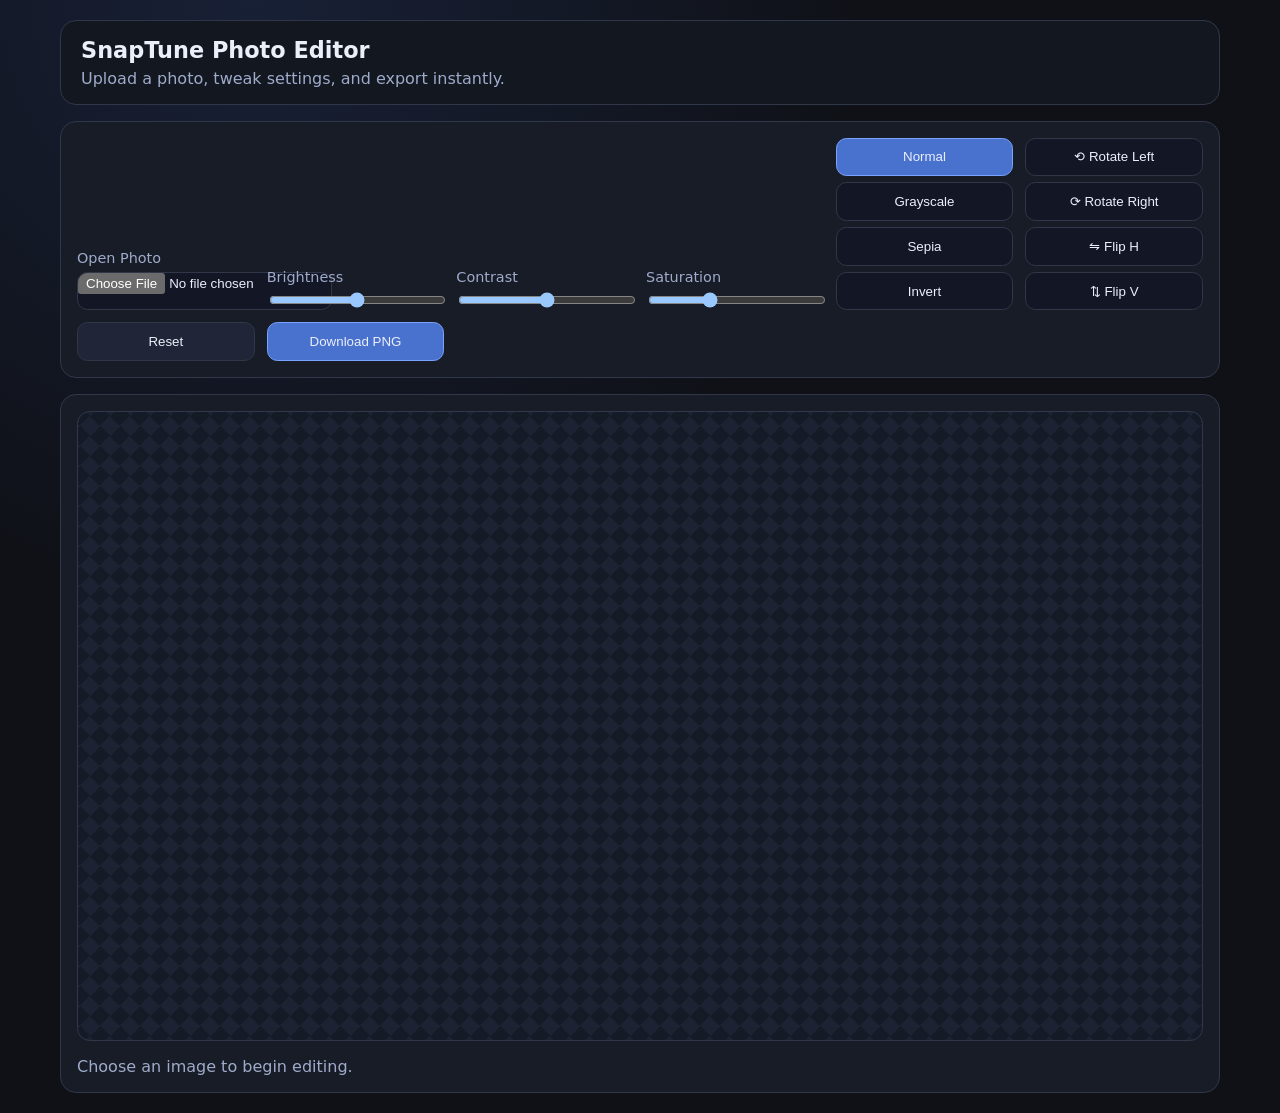
<file: index.html>
<!doctype html>
<html lang="en">
  <head>
    <meta charset="UTF-8" />
    <meta name="viewport" content="width=device-width, initial-scale=1.0" />
    <title>SnapTune Photo Editor</title>
    <link rel="stylesheet" href="styles.css" />
  </head>
  <body>
    <main class="app">
      <header>
        <h1>SnapTune Photo Editor</h1>
        <p>Upload a photo, tweak settings, and export instantly.</p>
      </header>

      <section class="toolbar" aria-label="Editor controls">
        <label class="file-input">
          <span>Open Photo</span>
          <input id="imageInput" type="file" accept="image/*" />
        </label>

        <div class="group">
          <label for="brightness">Brightness</label>
          <input id="brightness" type="range" min="0" max="200" value="100" />
        </div>

        <div class="group">
          <label for="contrast">Contrast</label>
          <input id="contrast" type="range" min="0" max="200" value="100" />
        </div>

        <div class="group">
          <label for="saturate">Saturation</label>
          <input id="saturate" type="range" min="0" max="300" value="100" />
        </div>

        <div class="effects" role="group" aria-label="Effects">
          <button data-effect="none" class="active" type="button">Normal</button>
          <button data-effect="grayscale" type="button">Grayscale</button>
          <button data-effect="sepia" type="button">Sepia</button>
          <button data-effect="invert" type="button">Invert</button>
        </div>

        <div class="actions" role="group" aria-label="Image actions">
          <button id="rotateLeft" type="button">⟲ Rotate Left</button>
          <button id="rotateRight" type="button">⟳ Rotate Right</button>
          <button id="flipHorizontal" type="button">⇋ Flip H</button>
          <button id="flipVertical" type="button">⇅ Flip V</button>
        </div>

        <button id="reset" type="button" class="secondary">Reset</button>
        <button id="download" type="button" class="primary">Download PNG</button>
      </section>

      <section class="canvas-wrap" aria-live="polite">
        <canvas id="editorCanvas" width="1080" height="720"></canvas>
        <p id="status">Choose an image to begin editing.</p>
      </section>
    </main>

    <script src="app.js"></script>
  </body>
</html>
</file>
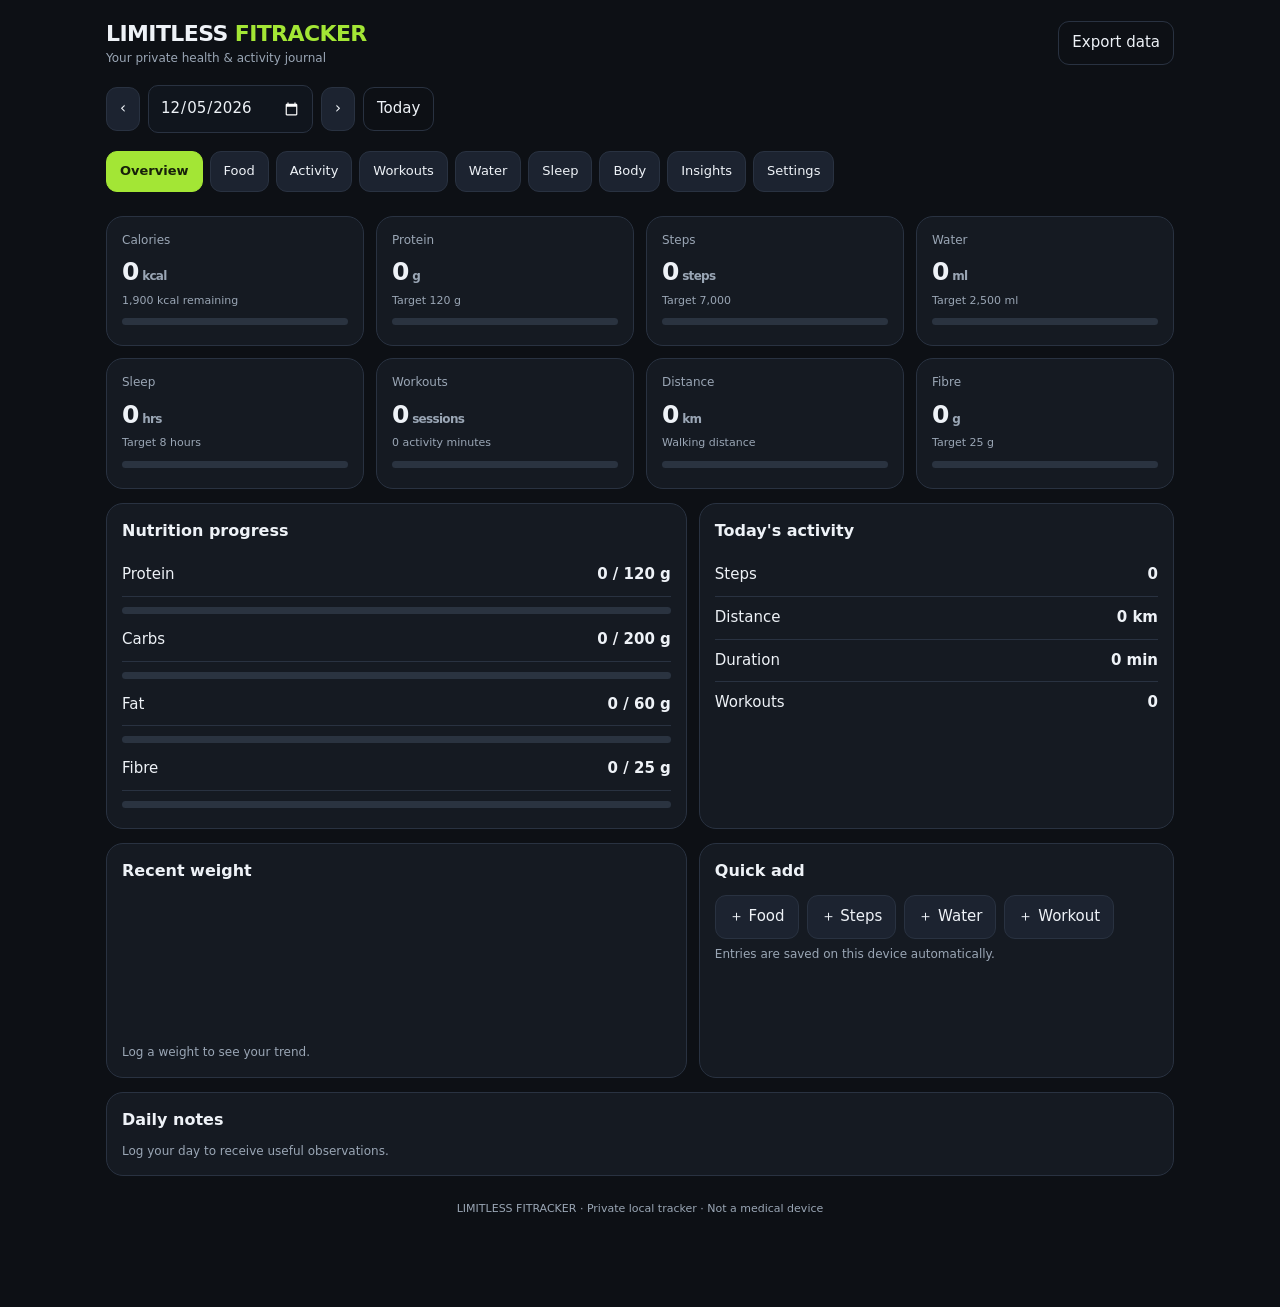
<file: fitness-tracker/index.html>
<!doctype html>
<html lang="en">
<head>
<meta charset="utf-8"><meta name="viewport" content="width=device-width,initial-scale=1,viewport-fit=cover">
<meta name="theme-color" content="#101319"><meta name="description" content="Private personal fitness, nutrition and wellness tracker">
<link rel="manifest" href="./manifest.webmanifest">
<title>Limitless Fitracker</title>
<style>
:root{color-scheme:dark;--bg:#0d1015;--panel:#151a22;--panel2:#1c2330;--line:#293241;--text:#eef2f7;--muted:#9aa6b5;--green:#a3e635;--blue:#67c7f5;--orange:#ffb86b;--red:#ff7b86;--radius:17px}
*{box-sizing:border-box}body{margin:0;background:var(--bg);color:var(--text);font:15px/1.45 system-ui,-apple-system,Segoe UI,sans-serif}button,input,select,textarea{font:inherit}button{cursor:pointer;border:1px solid var(--line);border-radius:11px;padding:10px 13px;background:var(--panel2);color:var(--text)}button.primary{background:var(--green);border-color:var(--green);color:#17200a;font-weight:750}button.ghost{background:transparent}button.danger{color:var(--red)}input,select,textarea{width:100%;background:#10151d;border:1px solid var(--line);border-radius:10px;padding:11px;color:var(--text);min-width:0}label{display:block;color:var(--muted);font-size:12px;margin:0 0 5px}.app{max-width:1100px;margin:auto;padding:18px 16px 90px}.top{display:flex;justify-content:space-between;align-items:center;gap:12px;margin-bottom:18px}.brand{font-size:22px;font-weight:800;letter-spacing:-.6px}.brand span{color:var(--green)}.sub{color:var(--muted);font-size:12px}.datebar{display:flex;align-items:center;gap:8px;margin:12px 0 18px}.datebar input{max-width:165px}.tabs{display:flex;gap:7px;overflow:auto;padding-bottom:12px;margin-bottom:12px}.tabs button{white-space:nowrap;font-size:13px}.tabs button.active{background:var(--green);color:#17200a;border-color:var(--green);font-weight:750}.grid{display:grid;grid-template-columns:repeat(4,minmax(0,1fr));gap:12px}.card{background:var(--panel);border:1px solid var(--line);border-radius:var(--radius);padding:15px;min-width:0}.metric .k{font-size:12px;color:var(--muted)}.metric .v{font-size:25px;font-weight:800;margin:5px 0 2px;letter-spacing:-.7px}.metric .s{font-size:11px;color:var(--muted)}.section{margin-top:14px}.section h2{font-size:16px;margin:0 0 12px}.two{display:grid;grid-template-columns:1.1fr .9fr;gap:12px}.bar{height:7px;background:#2a3340;border-radius:9px;overflow:hidden;margin:10px 0 5px}.bar i{display:block;height:100%;background:var(--green);border-radius:9px}.muted{color:var(--muted)}.small{font-size:12px}.formgrid{display:grid;grid-template-columns:repeat(2,minmax(0,1fr));gap:11px}.formgrid .full{grid-column:1/-1}.actions{display:flex;gap:8px;flex-wrap:wrap;margin-top:13px}.row{display:flex;justify-content:space-between;gap:10px;align-items:center;padding:10px 0;border-bottom:1px solid var(--line)}.row:last-child{border:0}.pill{font-size:11px;color:var(--green);background:#27351b;padding:4px 8px;border-radius:20px}.empty{padding:22px;text-align:center;color:var(--muted);font-size:13px}.insight{border-left:3px solid var(--green);padding:9px 12px;background:#1b2420;border-radius:0 10px 10px 0;margin:9px 0;font-size:13px}.insight.warn{border-color:var(--orange);background:#292319}.chart{width:100%;height:150px;display:block}.hidden{display:none!important}.foodrow{display:grid;grid-template-columns:1fr auto;gap:8px;align-items:center}.foot{color:var(--muted);font-size:11px;text-align:center;margin-top:25px}.hint{font-size:12px;color:var(--muted);margin-top:7px}.inline{display:flex;gap:8px;align-items:center}.inline>*{flex:1}.tablewrap{overflow:auto}canvas{max-width:100%}
@media(max-width:760px){.grid{grid-template-columns:repeat(2,minmax(0,1fr))}.two{grid-template-columns:1fr}.app{padding:14px 12px 90px}.metric .v{font-size:22px}.brand{font-size:20px}}
@media(max-width:390px){.formgrid{grid-template-columns:1fr}.formgrid .full{grid-column:auto}}
</style>
</head>
<body><main class="app">
<header class="top"><div><div class="brand">LIMITLESS <span>FITRACKER</span></div><div class="sub">Your private health & activity journal</div></div><button class="ghost" id="backupBtn">Export data</button></header>
<div class="datebar"><button id="prevDay">‹</button><input type="date" id="day"><button id="nextDay">›</button><button class="ghost" id="todayBtn">Today</button></div>
<nav class="tabs" id="tabs"><button class="active" data-tab="dashboard">Overview</button><button data-tab="food">Food</button><button data-tab="activity">Activity</button><button data-tab="workout">Workouts</button><button data-tab="water">Water</button><button data-tab="sleep">Sleep</button><button data-tab="body">Body</button><button data-tab="insights">Insights</button><button data-tab="settings">Settings</button></nav>
<section id="dashboard" class="page">
<div class="grid" id="metrics"></div>
<div class="two section"><div class="card"><h2>Nutrition progress</h2><div id="macroBars"></div></div><div class="card"><h2>Today's activity</h2><div id="activitySummary"></div></div></div>
<div class="two section"><div class="card"><h2>Recent weight</h2><canvas class="chart" id="weightChart" width="600" height="180"></canvas><div class="small muted" id="weightCaption">Log a weight to see your trend.</div></div><div class="card"><h2>Quick add</h2><div class="actions"><button data-go="food">＋ Food</button><button data-go="activity">＋ Steps</button><button data-go="water">＋ Water</button><button data-go="workout">＋ Workout</button></div><p class="hint">Entries are saved on this device automatically.</p></div></div>
<div class="card section"><h2>Daily notes</h2><div id="dailyInsight"></div></div>
</section>
<section id="food" class="page hidden">
<div class="card"><h2>Log food</h2><form id="foodForm"><div class="formgrid">
<div><label>Meal</label><select id="meal"><option>Breakfast</option><option>Lunch</option><option>Dinner</option><option>Snack</option></select></div>
<div class="full"><label>Food name</label><div class="inline"><input id="foodName" required placeholder="e.g. cooked white rice, boiled egg, Kellogg's Chocos"></div><div id="foodMatches" class="section"></div><p class="hint">Search as you type. Choose a match, then enter the amount in grams, millilitres or pieces. Piece weights are estimated by food type.</p></div>
<div><label>Quantity</label><input id="foodQty" type="number" min="0.1" step="0.1" required placeholder="e.g. 150"></div><div><label>Unit</label><select id="foodUnit" required><option value="" selected disabled>Select unit</option><option value="g">Grams (g)</option><option value="ml">Millilitres (ml)</option><option value="piece">Number (pieces)</option><option value="scoop">Scoop (product-specific)</option></select></div>
<details class="full"><summary class="small muted">Edit nutrition manually (only if lookup is unavailable)</summary><div class="formgrid section">
<div><label>Calories per 100g/ml</label><input id="foodCal" type="number" min="0" step="0.1" required></div>
<div><label>Protein per 100g</label><input id="foodPro" type="number" min="0" step="0.1" value="0"></div>
<div><label>Carbs per 100g</label><input id="foodCarb" type="number" min="0" step="0.1" value="0"></div>
<div><label>Fat per 100g</label><input id="foodFat" type="number" min="0" step="0.1" value="0"></div>
<div><label>Fibre per 100g</label><input id="foodFiber" type="number" min="0" step="0.1" value="0"></div>
</div></details>
</div><div class="actions"><button class="primary" type="submit">Save food entry</button><button type="button" id="clearFood">Clear</button></div><p class="hint">Select the unit for every entry. The tracker will not assume grams or millilitres. Piece counts are converted using an estimated average weight for that food. Generic foods use reference averages; packaged-food results come from Open Food Facts.</p></form></div>
<div class="card section"><h2>Food diary <span class="muted small" id="foodDate"></span></h2><div id="foodList"></div></div>
<div class="card section"><h2>Daily nutrition totals</h2><div id="foodTotals"></div></div>
</section>
<section id="activity" class="page hidden">
<div class="card"><h2>Log daily activity</h2><form id="activityForm"><div class="formgrid"><div><label>Steps</label><input id="steps" type="number" min="0" step="1" placeholder="e.g. 6500"></div><div><label>Walking distance (km)</label><input id="distance" type="number" min="0" step=".01" placeholder="e.g. 3.2"></div><div><label>Walking duration (minutes)</label><input id="walkMinutes" type="number" min="0" placeholder="e.g. 40"></div><div><label>Other activity</label><input id="activityName" placeholder="e.g. Stair climbing"></div><div><label>Other activity duration (minutes)</label><input id="activityMinutes" type="number" min="0"></div></div><div class="actions"><button class="primary">Save activity</button></div></form></div>
<div class="card section"><h2>Activity log</h2><div id="activityList"></div></div></section>
<section id="workout" class="page hidden">
<div class="card"><h2>Log workout</h2><form id="workoutForm"><div class="formgrid"><div><label>Exercise / workout</label><input id="exercise" required placeholder="e.g. Kettlebell goblet squat"></div><div><label>Type</label><select id="workType"><option>Strength</option><option>Walking</option><option>Cardio</option><option>Mobility</option><option>Other</option></select></div><div><label>Sets</label><input id="sets" type="number" min="0"></div><div><label>Repetitions per set</label><input id="reps" type="number" min="0"></div><div><label>Weight (kg)</label><input id="load" type="number" min="0" step=".1"></div><div><label>Duration (minutes)</label><input id="duration" type="number" min="0"></div><div class="full"><label>Notes</label><textarea id="workNotes" rows="2" placeholder="How did it feel?"></textarea></div></div><div class="actions"><button class="primary">Save workout</button></div></form></div>
<div class="card section"><h2>Workout history</h2><div id="workoutList"></div></div></section>
<section id="water" class="page hidden"><div class="card"><h2>Hydration</h2><div class="inline"><div><label>Amount (ml)</label><input id="waterAmount" type="number" min="1" value="250"></div><button class="primary" id="addWater">＋ Add water</button></div><div class="actions"><button data-water="150">+150 ml</button><button data-water="250">+250 ml</button><button data-water="500">+500 ml</button></div><div class="section" id="waterSummary"></div></div><div class="card section"><h2>Water entries</h2><div id="waterList"></div></div></section>
<section id="sleep" class="page hidden"><div class="card"><h2>Log sleep</h2><form id="sleepForm"><div class="formgrid"><div><label>Bedtime</label><input id="bedtime" type="time" required></div><div><label>Wake-up time</label><input id="wake" type="time" required></div><div><label>Sleep quality</label><select id="sleepQuality"><option value="5">5 — Excellent</option><option value="4">4 — Good</option><option value="3" selected>3 — Average</option><option value="2">2 — Poor</option><option value="1">1 — Very poor</option></select></div><div class="full"><label>Notes</label><input id="sleepNotes" placeholder="Optional"></div></div><div class="actions"><button class="primary">Save sleep</button></div></form><div class="hint" id="sleepResult"></div></div><div class="card section"><h2>Sleep record</h2><div id="sleepList"></div></div></section>
<section id="body" class="page hidden"><div class="card"><h2>Body measurements</h2><form id="bodyForm"><div class="formgrid"><div><label>Weight (kg)</label><input id="weight" type="number" min="1" step=".1" placeholder="e.g. 89.5"></div><div><label>Waist (cm)</label><input id="waist" type="number" min="1" step=".1" placeholder="e.g. 88"></div></div><div class="actions"><button class="primary">Save measurements</button></div></form></div><div class="card section"><h2>Measurement history</h2><div id="bodyList"></div></div></section>
<section id="insights" class="page hidden"><div class="card"><h2>Your insights</h2><p class="muted small">Observations are calculated from the information you log. Missing data is not treated as zero.</p><div id="insightList"></div></div><div class="card section"><h2>7-day averages</h2><div id="averages"></div></div></section>
<section id="settings" class="page hidden"><div class="card"><h2>Targets & profile</h2><form id="settingsForm"><div class="formgrid"><div><label>Daily calorie target (kcal)</label><input id="targetCal" type="number" min="500"></div><div><label>Protein target (g)</label><input id="targetProtein" type="number" min="1"></div><div><label>Carbohydrate target (g)</label><input id="targetCarb" type="number" min="1"></div><div><label>Fat target (g)</label><input id="targetFat" type="number" min="1"></div><div><label>Fibre target (g)</label><input id="targetFiber" type="number" min="1"></div><div><label>Steps target</label><input id="targetSteps" type="number" min="1"></div><div><label>Water target (ml)</label><input id="targetWater" type="number" min="1"></div><div><label>Sleep target (hours)</label><input id="targetSleep" type="number" min="1" max="24" step=".5"></div><div><label>Height (cm)</label><input id="height" type="number" min="1"></div><div><label>Weight goal (kg)</label><input id="goalWeight" type="number" min="1" step=".1"></div></div><div class="actions"><button class="primary">Save targets</button></div></form></div>
<div class="card section"><h2>Backup & privacy</h2><p class="small muted">Your entries are stored in this browser on this device. Clearing browser website data may erase them. Export backups regularly. This app does not upload your logs.</p><div class="actions"><button id="exportJson">Download JSON backup</button><button id="exportCsv">Export food CSV</button><label class="ghost" style="display:inline-block;padding:10px;border:1px solid var(--line);border-radius:11px">Import JSON backup<input type="file" id="importFile" accept="application/json" hidden></label><button class="danger" id="clearAll">Delete all local data</button></div></div></section>
<footer class="foot">LIMITLESS FITRACKER · Private local tracker · Not a medical device</footer>
</main>
<script>
const $=id=>document.getElementById(id), today=()=>new Date().toLocaleDateString('en-CA',{timeZone:'Asia/Kolkata'});
const blank=()=>({foods:[],activities:[],workouts:[],water:[],sleep:[],body:[]});
let db=JSON.parse(localStorage.getItem('myfitness-v1')||'null')||{days:{},settings:{cal:1900,protein:120,carb:200,fat:60,fiber:25,steps:7000,water:2500,sleep:8,height:168,goalWeight:80}};
let selected=today();
function save(){localStorage.setItem('myfitness-v1',JSON.stringify(db))}
function day(){return db.days[selected]||(db.days[selected]=blank())}
function fmt(n,d=0){return Number(n||0).toLocaleString('en-IN',{maximumFractionDigits:d})}
function sum(arr,key){return arr.reduce((a,x)=>a+Number(x[key]||0),0)}
function totals(d=day()){return {cal:sum(d.foods,'cal'),protein:sum(d.foods,'protein'),carb:sum(d.foods,'carb'),fat:sum(d.foods,'fat'),fiber:sum(d.foods,'fiber')}}
function addRow(container,main,sub,onDelete){let el=document.createElement('div');el.className='row';let left=document.createElement('div');let b=document.createElement('strong');b.textContent=main;let s=document.createElement('div');s.className='small muted';s.textContent=sub||'';left.append(b,s);let del=document.createElement('button');del.className='danger';del.textContent='Delete';del.onclick=onDelete;el.append(left,del);container.append(el)}
function remove(type,i){if(!confirm('Delete this entry?'))return;day()[type].splice(i,1);save();render()}
function progress(v,t){return Math.min(100,t?Math.round(v/t*100):0)}
function metric(name,value,unit,target,sub){return '<div class="card metric"><div class="k">'+name+'</div><div class="v">'+value+'<span class="small muted"> '+unit+'</span></div><div class="s">'+sub+'</div><div class="bar"><i style="width:'+progress(Number(String(value).replace(/,/g,'')),target)+'%"></i></div></div>'}
function showTab(t){document.querySelectorAll('.page').forEach(x=>x.classList.toggle('hidden',x.id!==t));document.querySelectorAll('.tabs button').forEach(x=>x.classList.toggle('active',x.dataset.tab===t));if(t==='dashboard'||t==='insights')render()}
$('tabs').onclick=e=>{let b=e.target.closest('[data-tab]');if(b)showTab(b.dataset.tab)};
document.querySelectorAll('[data-go]').forEach(b=>b.onclick=()=>showTab(b.dataset.go));
$('day').value=selected;$('day').onchange=e=>{selected=e.target.value||today();render()};$('prevDay').onclick=()=>move(-1);$('nextDay').onclick=()=>move(1);$('todayBtn').onclick=()=>{selected=today();$('day').value=selected;render()};
function move(n){let d=new Date(selected+'T12:00:00');d.setDate(d.getDate()+n);selected=d.toLocaleDateString('en-CA');$('day').value=selected;render()}

const FOOD_DB=[
['Boiled egg','boiled egg',155,12.6,1.1,10.6,0],['Whole egg, raw','raw egg',143,12.6,.7,9.5,0],
['White rice, cooked','cooked white rice',130,2.7,28.2,.3,.4],['White rice, raw','uncooked white rice',365,7.1,80,.7,1.3],
['Chapati / roti','chapati roti',297,9.6,46,7.4,7.5],['Plain dosa','dosa',168,4,27,4.5,1.5],['Idli','idli',58,2,12,.4,.6],
['Plain curd, whole milk','plain curd dahi',61,3.5,4.7,3.3,0],['Whole milk','whole milk',61,3.2,4.8,3.3,0],
['Plain Greek yogurt','plain greek yogurt',97,9,3.9,5,0],['Paneer','paneer',265,18.3,1.2,20.8,0],
['Chicken breast, cooked','cooked chicken breast',165,31,0,3.6,0],['Fish, cooked (generic estimate)','cooked fish',128,26,0,2.7,0],
['Dal / lentils, cooked','cooked lentils dal',116,9,20,.4,7.9],['Sambar','sambar',60,3,8,2,2],
['Oats, dry','dry oats',389,16.9,66.3,6.9,10.6],['Banana','banana',89,1.1,22.8,.3,2.6],
['Apple','apple',52,.3,13.8,.2,2.4],['Orange','orange',47,.9,11.8,.1,2.4],
['Potato, boiled','boiled potato',87,1.9,20.1,.1,1.8],['Peanuts','peanuts',567,25.8,16.1,49.2,8.5],
['Almonds','almonds',579,21.2,21.6,49.9,12.5],['Unsweetened cocoa powder','cocoa powder unsweetened',228,19.6,57.9,13.7,37],['Watermelon','watermelon',30,.6,7.6,.2,.4]
,['Soaked almonds','soaked almonds badam soaked badam',180,6.5,6.5,15.5,3.5]
,['Roasted almonds','roasted almonds badam',607,21,19,54,12]
,['Mixed seeds','mixed seeds seed mix pumpkin sunflower flax chia sesame',540,22,18,44,17]
,['Pumpkin seeds','pumpkin seeds pepitas',559,30,11,49,6]
,['Sunflower seeds','sunflower seeds',584,21,20,51,9]
,['Flax seeds','flax seeds linseed alsi',534,18.3,28.9,42.2,27.3]
,['Chia seeds, dry','chia seeds sabja dry',486,16.5,42.1,30.7,34.4]
,['Sesame seeds','sesame seeds til',573,17.7,23.4,49.7,11.8]
,['Watermelon seeds','watermelon seeds magaj',557,28,15,47,4]
,['Peanut butter','peanut butter',588,25,20,50,6]
,['Cashews','cashew kaju',553,18.2,30.2,43.9,3.3]
,['Walnuts','walnut akhrot',654,15.2,13.7,65.2,6.7]
,['Raisins','raisins kishmish',299,3.1,79.2,.5,3.7]
,['Dates','dates khajoor',282,2.5,75,0.4,8]
,['Poha, cooked','cooked poha avalakki flattened rice',130,2.5,26,2,1.5]
,['Upma, vegetable','vegetable upma rava suji',145,4,22,4.5,2]
,['Pongal, ven pongal','ven pongal khara pongal',160,4.5,25,4.5,2]
,['Pesarattu','pesarattu moong dal dosa',165,8,24,4,3]
,['Appam','appam palappam',120,2.5,23,1.5,1]
,['Puttu','puttu rice puttu',170,3,34,2,2]
,['Medu vada','medu vada ulundu vadai',280,8,30,14,3]
,['Masala dosa','masala dosa potato filling',190,4,29,6,2]
,['Rava idli','rava idli semolina idli',155,4,25,4,1.5]
,['Poori','poori puri fried wheat bread',300,6,40,13,3]
,['Parotta, layered','kerala parotta malabar parotta',330,6,44,14,2]
,['Samosa, vegetable','vegetable samosa aloo samosa',260,5,30,13,3]
,['Pakora, vegetable','vegetable pakora bajji bhajiya',280,6,30,15,4]
,['Lemon rice','lemon rice chitranna nimmakaya annam',165,3,28,5,1.5]
,['Curd rice','curd rice thayir sadam daddojanam',140,3.5,23,3.5,1]
,['Tomato rice','tomato rice tomato bath',160,3,27,4,1.5]
,['Tamarind rice','tamarind rice puliyodarai pulihora',170,3,29,4.5,1.5]
,['Coconut rice','coconut rice',190,3,27,8,2]
,['Vegetable pulao','vegetable pulao veg pulav',155,3.5,26,4,2]
,['Chicken biryani','chicken biryani dum biryani',180,9,22,6,1]
,['Egg biryani','egg biryani',170,6,24,5,1]
,['Fish curry','fish curry meen curry chepala pulusu',115,12,4,5,1]
,['Chicken curry','chicken curry chicken gravy',160,16,4,8,1]
,['Egg curry','egg curry mutta curry',150,8,5,10,1]
,['Sambar rice','sambar rice',125,4,22,2.5,3]
,['Rasam','rasam charu',25,1,4,.5,.5]
,['Dal tadka','dal tadka',135,7,15,5,4]
,['Chana masala','chana masala chole chickpea curry',160,8,22,5,6]
,['Rajma curry','rajma curry kidney beans',140,8,20,3,6]
,['Aloo gobi','aloo gobi potato cauliflower',95,3,12,4,3]
,['Palak paneer','palak paneer spinach cottage cheese',160,8,7,11,3]
,['Paneer butter masala','paneer butter masala',220,9,8,17,1]
,['Vegetable kurma','vegetable kurma korma',130,3,12,8,3]
,['Baingan bharta','baingan bharta brinjal eggplant mash',110,2,10,7,4]
,['Bhindi masala','bhindi masala okra ladyfinger',105,2,9,7,4]
,['Cabbage poriyal','cabbage poriyal cabbage stir fry',85,2,9,4,3]
,['Beans poriyal','beans poriyal green beans stir fry',90,3,10,4,4]
,['Carrot, raw','raw carrot gajar',41,.9,9.6,.2,2.8]
,['Cucumber','cucumber kheera',15,.7,3.6,.1,.5]
,['Tomato, raw','raw tomato tamatar',18,.9,3.9,.2,1.2]
,['Onion, raw','raw onion pyaz',40,1.1,9.3,.1,1.7]
,['Spinach, cooked','cooked spinach palak',23,3.0,3.8,.3,2.4]
,['Broccoli, cooked','cooked broccoli',35,2.4,7.2,.4,3.3]
,['Sweet potato, boiled','boiled sweet potato shakarkandi',86,1.6,20.1,.1,3]
,['Green peas, cooked','cooked green peas matar',84,5.4,15,.4,5.5]
,['Mango','mango aam',60,.8,15,.4,1.6]
,['Papaya','papaya papita',43,.5,10.8,.3,1.7]
,['Guava','guava amrood',68,2.6,14.3,1,5.4]
,['Pomegranate','pomegranate anar',83,1.7,18.7,1.2,4]
,['Pineapple','pineapple ananas',50,.5,13.1,.1,1.4]
,['Grapes','grapes angur',69,.7,18.1,.2,.9]
,['Boiled chickpeas','boiled chickpeas chana kabuli chana',164,8.9,27.4,2.6,7.6]
,['Moong dal, cooked','cooked moong dal green gram',105,7,19,.4,7.6]
,['Rajma, boiled','boiled rajma kidney beans',127,8.7,22.8,.5,6.4]
,['Black chana, boiled','boiled black chana kala chana',164,8.9,27,2.6,7.6]
,['Sprouted moong','sprouted moong green gram sprouts',30,3,6,.2,1.8]
,['Toor dal, cooked','cooked toor dal arhar pigeon pea',120,7,20,1,6]
,['Urad dal, cooked','cooked urad dal black gram',115,7.5,20,.5,7]
,['Besan','besan gram flour chickpea flour',387,22,58,6.7,10.8]
,['Wheat flour, atta','atta whole wheat flour',340,13.2,72,2.5,10.7]
,['Ragi flour','ragi flour finger millet nachni',336,7.3,72,1.5,11.5]
,['Jowar flour','jowar flour sorghum',329,10.4,72,3.1,6.7]
,['Bajra flour','bajra flour pearl millet',361,11,67,5,11]
,['Cooked quinoa','cooked quinoa',120,4.4,21.3,1.9,2.8]
,['Boiled sweet corn','boiled sweet corn makka',96,3.4,21,.8,2.4]
,['Buttermilk','buttermilk chaas majjiga',40,3,4,1,0]
,['Lassi, sweet','sweet lassi',100,3.2,15,2.8,0]
,['Paneer, low fat','low fat paneer',170,24,3,7,0]
,['Tofu','tofu soy paneer',76,8,1.9,4.8,.3]
,['Boiled egg white','egg white boiled',52,10.9,.7,.2,0]
,['Egg yolk, boiled','boiled egg yolk',322,15.9,3.6,26.5,0]
,['Fish, raw','raw fish',100,20,0,2,0]
,['Prawns, cooked','cooked prawns shrimp',99,24,0,.3,0]
,['Mutton, cooked','cooked mutton lamb',250,25,0,16,0]
,['Chicken thigh, cooked','cooked chicken thigh',209,26,0,10.9,0]
,['Boiled sweet potato','boiled sweet potato',86,1.6,20.1,.1,3]
,['Coconut, fresh','fresh coconut nariyal',354,3.3,15.2,33.5,9]
,['Coconut water','coconut water tender coconut',19,.7,3.7,.2,1.1]
,['Jaggery','jaggery gur bellam',383,.4,98,0,0]
,['Idiyappam','idiyappam string hoppers',130,2,28,.2,1]
,['Dhokla','dhokla khaman',160,7,22,5,2]
,['Thepla','thepla methi thepla',250,7,35,9,4]
,['Pav bhaji','pav bhaji',160,4,22,6,3]
,['Vada pav','vada pav',290,6,40,12,4]
,['Mysore pak','mysore pak',520,6,48,34,1]
,['Gulab jamun','gulab jamun',330,5,48,13,.5]
,['Kheer','kheer rice pudding payasam',140,4,22,4,.5]
,['Sooji halwa','sooji halwa rava kesari',300,4,42,13,2]
,['Only What’s Needed 24G Whey Protein Concentrate — Cocoa (33 g scoop)','only whats needed own 24g whey protein concentrate cocoa food pharmer whey protein powder',388.48,72.73,12.18,5.09,1.52,'database']
];
function genericEstimate(q){let n=q.toLowerCase();let pick=(name,cal,p,c,f,fi)=>({name:name+' (generic estimate)',cal,protein:p,carb:c,fat:f,fiber:fi,source:'estimate'});const rules=[[ /soaked almonds|badam soaked/,['Soaked almonds',180,6.5,6.5,15.5,3.5]],[/mixed seeds|seed mix/,['Mixed seeds',540,22,18,44,17]],[/pumpkin seed/,['Pumpkin seeds',559,30,11,49,6]],[/sunflower seed/,['Sunflower seeds',584,21,20,51,9]],[/flax|linseed|alsi/,['Flax seeds',534,18.3,28.9,42.2,27.3]],[/chia seed/,['Chia seeds',486,16.5,42.1,30.7,34.4]],[/sesame|til/,['Sesame seeds',573,17.7,23.4,49.7,11.8]],[/soaked chana/,['Soaked chickpeas',140,7.5,23,2.2,6.5]],[/sprouts|sprouted moong/,['Sprouted moong',30,3,6,.2,1.8]],[/buttermilk|chaas|majjiga/,['Buttermilk',40,3,4,1,0]],[/guava|amrood/,['Guava',68,2.6,14.3,1,5.4]],[/papaya|papita/,['Papaya',43,.5,10.8,.3,1.7]],[/coconut water|tender coconut/,['Coconut water',19,.7,3.7,.2,1.1]],[/poha|avalakki/,['Poha, cooked',130,2.5,26,2,1.5]],[/upma/,['Vegetable upma',145,4,22,4.5,2]],[/pongal/,['Ven pongal',160,4.5,25,4.5,2]],[/pesarattu/,['Pesarattu',165,8,24,4,3]],[/idiyappam/,['Idiyappam',130,2,28,.2,1]],[/dhokla|khaman/,['Dhokla',160,7,22,5,2]],[/thepla/,['Thepla',250,7,35,9,4]],[/pav bhaji/,['Pav bhaji',160,4,22,6,3]],[/chicken biryani/,['Chicken biryani',180,9,22,6,1]],[/egg biryani/,['Egg biryani',170,6,24,5,1]],[/curd rice|thayir sadam|daddojanam/,['Curd rice',140,3.5,23,3.5,1]],[/lemon rice|pulihora|puliyodarai/,['Lemon or tamarind rice',165,3,28,5,1.5]],[/chana masala|chole/,['Chana masala',160,8,22,5,6]],[/rajma/,['Rajma curry',140,8,20,3,6]],[/palak paneer/,['Palak paneer',160,8,7,11,3]],[/bhindi|okra/,['Bhindi masala',105,2,9,7,4]],[/baingan|brinjal/,['Baingan bharta',110,2,10,7,4]],[/cocoa|cacao/,['Unsweetened cocoa powder',228,19.6,57.9,13.7,37]],[/milkshake|shake/,['Milkshake, generic',110,4,16,3,.5]],[/biryani|pulao/,['Cooked biryani / pulao, mixed',170,6,25,5,1.5]],[/fried rice/,['Vegetable fried rice',170,4,28,4.5,1.5]],[/white rice|rice/,['Cooked white rice',130,2.7,28.2,.3,.4]],[/roti|chapati|phulka/,['Chapati / roti',297,9.6,46,7.4,7.5]],[/dosa|uttapam/,['Plain dosa',168,4,27,4.5,1.5]],[/idli/,['Idli',58,2,12,.4,.6]],[/curd|yogurt|dahi/,['Plain whole-milk curd',61,3.5,4.7,3.3,0]],[/paneer/,['Paneer',265,18.3,1.2,20.8,0]],[/chicken|mutton|meat|beef/,['Cooked meat, average',210,27,0,11,0]],[/fish|prawn|shrimp/,['Cooked fish / seafood, average',130,25,0,3,0]],[/dal|lentil|sambar/,['Cooked dal / lentils',116,9,20,.4,7.9]],[/soup|rasam/,['Clear vegetable soup',35,1.5,5,.8,1]],[/salad|vegetable|sabzi|curry/,['Cooked mixed vegetables / curry',85,3,10,3.5,3]],[/banana/,['Banana',89,1.1,22.8,.3,2.6]],[/apple/,['Apple',52,.3,13.8,.2,2.4]],[/orange/,['Orange',47,.9,11.8,.1,2.4]],[/fruit|mango|papaya|grapes|watermelon/,['Mixed fresh fruit',60,.8,15,.3,2]],[/egg/,['Whole egg, cooked',155,12.6,1.1,10.6,0]],[/oats|porridge/,['Cooked oats porridge',71,2.5,12,.5,1.7]],[/bread|toast/,['Bread, average',265,9,49,3.2,2.7]],[/potato/,['Potato, boiled',87,1.9,20.1,.1,1.8]],[/peanut|almond|nut/,['Nuts, average',580,20,20,50,10]]];[[/cocoa|cacao/,['Unsweetened cocoa powder',228,19.6,57.9,13.7,37]],[/milkshake|shake/,['Milkshake, generic',110,4,16,3,0.5]],[/biryani|pulao/,['Cooked biryani / pulao, mixed',170,6,25,5,1.5]],[/fried rice/,['Vegetable fried rice',170,4,28,4.5,1.5]],[/white rice|rice/,['Cooked white rice',130,2.7,28.2,.3,.4]],[/roti|chapati|phulka/,['Chapati / roti',297,9.6,46,7.4,7.5]],[/dosa|uttapam/,['Plain dosa',168,4,27,4.5,1.5]],[/idli/,['Idli',58,2,12,.4,.6]],[/curd|yogurt|dahi/,['Plain whole-milk curd',61,3.5,4.7,3.3,0]],[/paneer/,['Paneer',265,18.3,1.2,20.8,0]],[/chicken|mutton|meat|beef/,['Cooked meat, average',210,27,0,11,0]],[/fish|prawn|shrimp/,['Cooked fish / seafood, average',130,25,0,3,0]],[/dal|lentil|sambar/,['Cooked dal / lentils',116,9,20,.4,7.9]],[/soup|rasam/,['Clear vegetable soup',35,1.5,5,.8,1]],[/salad|vegetable|sabzi|curry/,['Cooked mixed vegetables / curry',85,3,10,3.5,3]],[/banana/,['Banana',89,1.1,22.8,.3,2.6]],[/apple/,['Apple',52,.3,13.8,.2,2.4]],[/orange/,['Orange',47,.9,11.8,.1,2.4]],[/fruit|mango|papaya|grapes|watermelon/,['Mixed fresh fruit',60,.8,15,.3,2]],[/egg/,['Whole egg, cooked',155,12.6,1.1,10.6,0]],[/oats|porridge/,['Cooked oats porridge',71,2.5,12,.5,1.7]],[/bread|toast/,['Bread, average',265,9,49,3.2,2.7]],[/potato/,['Potato, boiled',87,1.9,20.1,.1,1.8]],[/peanut|almond|nut/,['Nuts, average',580,20,20,50,10]]];for(const [re,v] of rules)if(re.test(n))return pick(...v);return pick('Unclassified food — rough mixed-meal estimate',150,5,20,5,2)}
const FOOD_LIBRARY_KEY='myfitness-food-library-v1';
function getFoodLibrary(){try{return JSON.parse(localStorage.getItem(FOOD_LIBRARY_KEY)||'[]')}catch(e){return []}}
function putFoodLibrary(items){localStorage.setItem(FOOD_LIBRARY_KEY,JSON.stringify(items))}
function nutrientValue(n,keys){for(const k of keys){const v=n[k];if(v!==undefined&&v!==null&&v!==''&&Number.isFinite(Number(v)))return Number(v)}return null}
function foodEstimateFor(q){const g=genericEstimate(q);return {cal:g.cal,protein:g.protein,carb:g.carb,fat:g.fat,fiber:g.fiber}}
function completeFoodRecord(item,q){const est=foodEstimateFor(q);const fields=['cal','protein','carb','fat','fiber'];const estimated=[];for(const k of fields){if(item[k]===null||item[k]===undefined||!Number.isFinite(Number(item[k]))){item[k]=est[k];estimated.push(k)}}item.estimatedFields=estimated;return item}
function nutrientStatus(item){const names={cal:'Calories',protein:'Protein',carb:'Carbs',fat:'Fat',fiber:'Fibre'};return Object.entries(names).map(([k,n])=>n+': '+(item.estimatedFields?.includes(k)?'estimated':item[k]===null?'unavailable':'database')).join(' · ')}
let selectedFoodMeta=null;
function showFoodMatches(items,message){const box=$('foodMatches');box.innerHTML='';if(message){let p=document.createElement('p');p.className='hint';p.textContent=message;box.append(p)}items.forEach(item=>{let b=document.createElement('button');b.type='button';b.style.display='block';b.style.width='100%';b.style.textAlign='left';b.style.marginTop='6px';const val=k=>item[k]===null||item[k]===undefined?'—':Number(item[k]).toFixed(1);b.textContent=item.name+' · '+val('cal')+' kcal · P '+val('protein')+'g / C '+val('carb')+'g / F '+val('fat')+'g / Fibre '+val('fiber')+'g per 100g';let meta=document.createElement('div');meta.className='hint';meta.textContent='Source: '+(item.sourceName||item.source||'estimate')+' · '+nutrientStatus(item);b.append(document.createElement('br'),meta);b.onclick=()=>{const selected=completeFoodRecord({...item},item.name);$('foodName').value=item.name;$('foodCal').value=Number(selected.cal||0).toFixed(1);$('foodPro').value=Number(selected.protein||0).toFixed(1);$('foodCarb').value=Number(selected.carb||0).toFixed(1);$('foodFat').value=Number(selected.fat||0).toFixed(1);$('foodFiber').value=Number(selected.fiber||0).toFixed(1);$('foodMatches').innerHTML='';const note=document.createElement('p');note.className='hint';note.textContent='Selected. '+nutrientStatus(selected)+'. This product has been saved to My Foods on this device.';$('foodMatches').append(note);let lib=getFoodLibrary();const key=(selected.code||selected.name).toLowerCase();lib=lib.filter(x=>(x.code||x.name).toLowerCase()!==key);lib.unshift({...selected,savedAt:new Date().toISOString()});putFoodLibrary(lib.slice(0,500));};box.append(b)});if(!items.length){let tip=document.createElement('p');tip.className='hint';tip.textContent='No match found. A food-specific estimate is available, clearly marked as estimated.';box.append(tip)}}
let foodSearchTimer;let foodSearchSeq=0;let remoteFoodSearchTimer=null;let lastRemoteFoodSearch=0;
$('foodName').addEventListener('input',()=>{clearTimeout(foodSearchTimer);let q=$('foodName').value.trim();if(q.length<2){$('foodMatches').innerHTML='';return}foodSearchTimer=setTimeout(()=>{searchFood()},300)});
function searchFood(){let seq=++foodSearchSeq;let q=$('foodName').value.trim();if(!q)return;let norm=x=>String(x||'').toLowerCase().replace(/[^a-z0-9 ]/g,' ').replace(/\\s+/g,' ').trim();let nq=norm(q);const tokens=nq.split(' ').filter(Boolean);let library=getFoodLibrary().filter(x=>tokens.every(w=>norm(x.name+' '+(x.brands||'')).includes(w))).map(x=>({...x,source:'personal library',sourceName:'My Foods'}));let local=FOOD_DB.filter(x=>tokens.every(w=>norm(x[0]+' '+x[1]).split(' ').includes(w))).map(x=>({name:x[0],cal:x[2],protein:x[3],carb:x[4],fat:x[5],fiber:x[6],source:x[7]||'estimate',sourceName:x[7]==='database'?'Curated product record':'Indian food reference',estimatedFields:x[7]==='database'?[]:['cal','protein','carb','fat','fiber']}));showFoodMatches([...library,...local],library.length?'Your saved foods appear first. Searching other sources…':local.length?'Built-in food matches. Searching packaged products…':'Searching packaged products…');clearTimeout(remoteFoodSearchTimer);let wait=Math.max(1500,6500-(Date.now()-lastRemoteFoodSearch));remoteFoodSearchTimer=setTimeout(()=>searchRemoteFood(q,seq,[...library,...local]),wait)}
async function searchRemoteFood(q,seq,local){if(seq!==foodSearchSeq)return;lastRemoteFoodSearch=Date.now();try{let url='https://world.openfoodfacts.org/cgi/search.pl?search_terms='+encodeURIComponent(q)+'&search_simple=1&action=process&json=1&page_size=20&tagtype_0=countries&tag_contains_0=contains&tag_0=India&fields=product_name,brands,nutriments,countries_tags,code,quantity,serving_size';let res=await fetch(url,{headers:{Accept:'application/json'}});if(!res.ok)throw Error('Search unavailable');let data=await res.json();if(seq!==foodSearchSeq)return;let remote=(data.products||[]).filter(p=>p.product_name).map(p=>{let n=p.nutriments||{};const item={name:p.product_name+(p.brands?' — '+p.brands:''),brands:p.brands||'',code:p.code||'',quantity:p.quantity||'',serving_size:p.serving_size||'',cal:nutrientValue(n,['energy-kcal_100g'])??(n.energy_100g!=null?Number(n.energy_100g)/4.184:null),protein:nutrientValue(n,['proteins_100g']),carb:nutrientValue(n,['carbohydrates_100g']),fat:nutrientValue(n,['fat_100g']),fiber:nutrientValue(n,['fiber_100g']),source:'database',sourceName:'Open Food Facts'};return completeFoodRecord(item,q)});const merged=[...local,...remote];const seen=new Set();const matches=merged.filter(x=>{const k=(x.code||x.name).toLowerCase();if(seen.has(k))return false;seen.add(k);return true}).slice(0,24);showFoodMatches(matches.length?matches:[completeFoodRecord({...genericEstimate(q),sourceName:'Food-specific estimate'},q)],matches.length?'Results include available database values; only missing nutrients are estimated. Check product variant and serving basis.':'No packaged-product match. A food-specific estimate is shown.')}catch(err){if(seq!==foodSearchSeq)return;showFoodMatches(local.length?local:[completeFoodRecord({...genericEstimate(q),sourceName:'Food-specific estimate'},q)],local.length?'Online product search is unavailable. Showing saved and built-in matches.':'Online search unavailable. Showing a clearly labelled food-specific estimate.')}}
function pieceWeightGrams(foodName){let n=foodName.toLowerCase();if(/egg/.test(n))return 50;if(/almond/.test(n))return 1.2;if(/cashew/.test(n))return 1.5;if(/walnut/.test(n))return 4;if(/pistachio/.test(n))return .6;if(/idli/.test(n))return 40;if(/dosa/.test(n))return 100;if(/chapati|roti|phulka/.test(n))return 40;if(/banana/.test(n))return 120;if(/apple/.test(n))return 180;if(/orange/.test(n))return 130;if(/dates/.test(n))return 8;if(/raisin|kishmish/.test(n))return 0.5;if(/bread|toast/.test(n))return 30;return 50}
$('foodForm').onsubmit=e=>{e.preventDefault();let entered=+$('foodQty').value,unit=$('foodUnit').value,name=$('foodName').value.trim(),baseQty=unit==='piece'?entered*pieceWeightGrams(name):unit==='scoop'?entered*(/only what.?s needed|own 24g whey/i.test(name)?33:30):entered,q=baseQty/100;day().foods.push({meal:$('meal').value,name,qty:entered,unit,baseQty,cal:(+$('foodCal').value||0)*q,protein:(+$('foodPro').value||0)*q,carb:(+$('foodCarb').value||0)*q,fat:(+$('foodFat').value||0)*q,fiber:(+$('foodFiber').value||0)*q,source:selectedFoodMeta?.source||'manual',sourceName:selectedFoodMeta?.sourceName||'Manual entry',estimatedFields:selectedFoodMeta?.estimatedFields||[]});save();selectedFoodMeta=null;e.target.reset();$('foodUnit').value='';$('foodPro').value=0;$('foodCarb').value=0;$('foodFat').value=0;$('foodFiber').value=0;render()};
$('clearFood').onclick=()=>{$('foodForm').reset()};
$('activityForm').onsubmit=e=>{e.preventDefault();day().activities.push({steps:+$('steps').value||0,distance:+$('distance').value||0,minutes:+$('walkMinutes').value||0,name:$('activityName').value,otherMinutes:+$('activityMinutes').value||0});save();e.target.reset();render()};
$('workoutForm').onsubmit=e=>{e.preventDefault();day().workouts.push({name:$('exercise').value,type:$('workType').value,sets:+$('sets').value||0,reps:+$('reps').value||0,load:+$('load').value||0,duration:+$('duration').value||0,notes:$('workNotes').value});save();e.target.reset();render()};
$('addWater').onclick=()=>{let n=+$('waterAmount').value;if(n>0){day().water.push({ml:n,time:new Date().toLocaleTimeString('en-IN',{hour:'2-digit',minute:'2-digit'})});save();render()}};
document.querySelectorAll('[data-water]').forEach(b=>b.onclick=()=>{day().water.push({ml:+b.dataset.water,time:new Date().toLocaleTimeString('en-IN',{hour:'2-digit',minute:'2-digit'})});save();render()});
$('sleepForm').onsubmit=e=>{e.preventDefault();let a=$('bedtime').value,b=$('wake').value;if(!a||!b)return;let [ah,am]=a.split(':').map(Number),[bh,bm]=b.split(':').map(Number);let h=(bh*60+bm-ah*60-am+1440)%1440/60;day().sleep=[{bed:a,wake:b,hours:h,quality:+$('sleepQuality').value,notes:$('sleepNotes').value}];save();$('sleepResult').textContent='Recorded sleep duration: '+h.toFixed(1)+' hours';render()};
$('bodyForm').onsubmit=e=>{e.preventDefault();let w=$('weight').value,wa=$('waist').value;if(!w&&!wa)return;day().body.push({weight:+w||null,waist:+wa||null});save();e.target.reset();render()};
$('settingsForm').onsubmit=e=>{e.preventDefault();let s=db.settings;[['cal','targetCal'],['protein','targetProtein'],['carb','targetCarb'],['fat','targetFat'],['fiber','targetFiber'],['steps','targetSteps'],['water','targetWater'],['sleep','targetSleep'],['height','height'],['goalWeight','goalWeight']].forEach(([k,id])=>s[k]=+$ (id).value||s[k]);save();render();alert('Targets saved.')};
function render(){let d=day(),s=db.settings,t=totals(d),steps=sum(d.activities,'steps'),dist=sum(d.activities,'distance'),mins=sum(d.activities,'minutes')+sum(d.activities,'otherMinutes'),water=sum(d.water,'ml'),sleep=d.sleep.reduce((a,x)=>a+x.hours,0),wk=d.workouts.length;
$('metrics').innerHTML=metric('Calories',fmt(t.cal),'kcal',s.cal,fmt(s.cal-t.cal)+' kcal remaining')+metric('Protein',fmt(t.protein,1),'g',s.protein,'Target '+s.protein+' g')+metric('Steps',fmt(steps),'steps',s.steps,'Target '+fmt(s.steps))+metric('Water',fmt(water),'ml',s.water,'Target '+fmt(s.water)+' ml')+metric('Sleep',fmt(sleep,1),'hrs',s.sleep,'Target '+s.sleep+' hours')+metric('Workouts',wk,'sessions',1,mins+' activity minutes')+metric('Distance',fmt(dist,2),'km',5,'Walking distance')+metric('Fibre',fmt(t.fiber,1),'g',s.fiber,'Target '+s.fiber+' g');
$('macroBars').innerHTML=[['Protein',t.protein,s.protein],['Carbs',t.carb,s.carb],['Fat',t.fat,s.fat],['Fibre',t.fiber,s.fiber]].map(x=>'<div class="row"><span>'+x[0]+'</span><strong>'+fmt(x[1],1)+' / '+x[2]+' g</strong></div><div class="bar"><i style="width:'+progress(x[1],x[2])+'%"></i></div>').join('');
$('activitySummary').innerHTML='<div class="row"><span>Steps</span><strong>'+fmt(steps)+'</strong></div><div class="row"><span>Distance</span><strong>'+fmt(dist,2)+' km</strong></div><div class="row"><span>Duration</span><strong>'+mins+' min</strong></div><div class="row"><span>Workouts</span><strong>'+wk+'</strong></div>';
$('foodDate').textContent=selected;let fl=$('foodList');fl.innerHTML='';if(!d.foods.length)fl.innerHTML='<div class="empty">No food logged for this date.</div>';d.foods.forEach((x,i)=>addRow(fl,x.name+' · '+x.meal,fmt(x.qty,1)+' '+(x.unit||'g/ml')+(x.unit==='piece'?' ('+fmt(x.baseQty||x.qty*pieceWeightGrams(x.name),1)+' g approx.)':'')+' · '+fmt(x.cal)+' kcal · P '+fmt(x.protein,1)+'g / C '+fmt(x.carb,1)+'g / F '+fmt(x.fat,1)+'g',()=>remove('foods',i)));
$('foodTotals').innerHTML='<div class="grid">'+[['Calories',t.cal,'kcal'],['Protein',t.protein,'g'],['Carbs',t.carb,'g'],['Fat',t.fat,'g'],['Fibre',t.fiber,'g']].map(x=>'<div class="card metric"><div class="k">'+x[0]+'</div><div class="v">'+fmt(x[1],1)+'</div><div class="s">'+x[2]+'</div></div>').join('')+'</div>';
let al=$('activityList');al.innerHTML='';if(!d.activities.length)al.innerHTML='<div class="empty">No activity logged.</div>';d.activities.forEach((x,i)=>addRow(al,fmt(x.steps)+' steps · '+fmt(x.distance,2)+' km',fmt(x.minutes+x.otherMinutes)+' min '+(x.name||'walking'),()=>remove('activities',i)));
let wl=$('workoutList');wl.innerHTML='';if(!d.workouts.length)wl.innerHTML='<div class="empty">No workouts logged.</div>';d.workouts.forEach((x,i)=>addRow(wl,x.name+' · '+x.type,(x.sets?x.sets+' sets × '+x.reps+' reps · ':'')+(x.load?x.load+' kg · ':'')+x.duration+' min '+x.notes,()=>remove('workouts',i)));
$('waterSummary').innerHTML='<div class="v" style="font-size:28px;font-weight:800">'+fmt(water)+' <span class="small muted">/ '+fmt(s.water)+' ml</span></div><div class="bar"><i style="width:'+progress(water,s.water)+'%"></i></div><div class="small muted">'+progress(water,s.water)+'% of daily target</div>';
let wat=$('waterList');wat.innerHTML='';if(!d.water.length)wat.innerHTML='<div class="empty">No water entries.</div>';d.water.forEach((x,i)=>addRow(wat,fmt(x.ml)+' ml',x.time||'',()=>remove('water',i)));
let sl=$('sleepList');sl.innerHTML='';if(!d.sleep.length)sl.innerHTML='<div class="empty">No sleep logged.</div>';d.sleep.forEach((x,i)=>addRow(sl,x.hours.toFixed(1)+' hours · quality '+x.quality+'/5',x.bed+' → '+x.wake+' '+x.notes,()=>remove('sleep',i)));
let bl=$('bodyList');bl.innerHTML='';if(!d.body.length)bl.innerHTML='<div class="empty">No measurements logged.</div>';d.body.forEach((x,i)=>addRow(bl,(x.weight?x.weight+' kg':'')+(x.waist?' · '+x.waist+' cm waist':''),selected,()=>remove('body',i)));
renderInsights();renderWeightChart();$('dailyInsight').innerHTML=insightMessages(d,s).map(x=>'<div class="insight '+(x.warn?'warn':'')+'">'+x.text+'</div>').join('')||'<div class="muted small">Log your day to receive useful observations.</div>';
}
function insightMessages(d,s){let t=totals(d),out=[];if(d.foods.length){if(t.protein<s.protein*.8)out.push({warn:true,text:'Protein is below 80% of your target so far. Consider a protein-rich food in your next meal.'});else if(t.protein>=s.protein)out.push({text:'You have met your protein target today.'});if(t.cal>s.cal*1.1)out.push({warn:true,text:'Logged calories are more than 10% above your current target. Review portions and meal entries; one day does not determine progress.'});else if(t.cal>0&&t.cal<=s.cal)out.push({text:'Your logged calories are currently within your daily target.'})}let steps=sum(d.activities,'steps');if(d.activities.length&&steps<s.steps*.5)out.push({warn:true,text:'Steps are currently below half your target. A short comfortable walk may help, if practical.'});if(d.water.length&&sum(d.water,'ml')<s.water*.5)out.push({warn:true,text:'Water intake is below half your target. Spread water intake across the rest of the day.'});if(d.sleep.length&&d.sleep[0].hours<6)out.push({warn:true,text:'Sleep duration is under six hours. Consider a consistent bedtime and adequate sleep opportunity.'});return out}
function renderInsights(){let dates=Object.keys(db.days).sort().filter(x=>x<=selected).slice(-7),out=[];dates.forEach(date=>{let d=db.days[date];if(d.foods.length)out.push({date,cal:totals(d).cal,protein:totals(d).protein,steps:sum(d.activities,'steps'),water:sum(d.water,'ml'),sleep:d.sleep[0]?.hours||null})});let el=$('insightList');el.innerHTML='';let messages=insightMessages(day(),db.settings);messages.forEach(x=>{let p=document.createElement('div');p.className='insight '+(x.warn?'warn':'');p.textContent=x.text;el.append(p)});if(!messages.length)el.innerHTML='<div class="empty">Not enough entries for daily observations yet. Start logging to build insights.</div>';
let av=$('averages');if(!out.length){av.innerHTML='<div class="empty">Log at least one day of data.</div>';return}let avg=k=>out.filter(x=>x[k]!==null).reduce((a,x)=>a+x[k],0)/(out.filter(x=>x[k]!==null).length||1);av.innerHTML='<div class="row"><span>Days with food logged</span><strong>'+out.length+'</strong></div><div class="row"><span>Average calories (logged days)</span><strong>'+fmt(avg('cal'))+' kcal</strong></div><div class="row"><span>Average protein</span><strong>'+fmt(avg('protein'),1)+' g</strong></div><div class="row"><span>Average steps (logged activity days)</span><strong>'+fmt(avg('steps'))+'</strong></div><div class="row"><span>Average water (logged days)</span><strong>'+fmt(avg('water'))+' ml</strong></div><div class="row"><span>Average sleep (logged nights)</span><strong>'+fmt(avg('sleep'),1)+' hrs</strong></div><p class="hint">Averages include only dates with recorded data for each measure. This is a simple log-based summary, not a medical assessment.</p>'}
function renderWeightChart(){let points=[];Object.keys(db.days).sort().forEach(date=>(db.days[date].body||[]).forEach(x=>{if(x.weight)points.push({date,w:x.weight})}));let c=$('weightChart'),ctx=c.getContext('2d');ctx.clearRect(0,0,c.width,c.height);if(!points.length){$('weightCaption').textContent='Log a weight to see your trend.';return}let p=points.slice(-14),min=Math.min(...p.map(x=>x.w))-1,max=Math.max(...p.map(x=>x.w))+1;ctx.strokeStyle='#a3e635';ctx.lineWidth=4;ctx.beginPath();p.forEach((x,i)=>{let xx=25+i*(550/Math.max(1,p.length-1)),yy=145-(x.w-min)/(max-min)*115;i?ctx.lineTo(xx,yy):ctx.moveTo(xx,yy)});ctx.stroke();ctx.fillStyle='#eef2f7';p.forEach((x,i)=>{let xx=25+i*(550/Math.max(1,p.length-1)),yy=145-(x.w-min)/(max-min)*115;ctx.beginPath();ctx.arc(xx,yy,4,0,Math.PI*2);ctx.fill()});$('weightCaption').textContent=p[p.length-1].w+' kg latest · '+p.length+' recent measurements'}
function exportFile(name,content,type){let a=document.createElement('a'),url=URL.createObjectURL(new Blob([content],{type}));a.href=url;a.download=name;a.click();setTimeout(()=>URL.revokeObjectURL(url),1000)}
$('backupBtn').onclick=$('exportJson').onclick=()=>exportFile('my-fitness-backup-'+selected+'.json',JSON.stringify(db,null,2),'application/json');
$('exportCsv').onclick=()=>{let rows=[['date','meal','food','quantity_g_ml','calories','protein_g','carbs_g','fat_g','fibre_g']];Object.keys(db.days).sort().forEach(date=>(db.days[date].foods||[]).forEach(x=>rows.push([date,x.meal,x.name,x.qty,x.cal,x.protein,x.carb,x.fat,x.fiber])));exportFile('food-diary.csv',rows.map(r=>r.map(v=>'"'+String(v??'').replace(/"/g,'""')+'"').join(',')).join('\n'),'text/csv')};
$('importFile').onchange=async e=>{try{let x=JSON.parse(await e.target.files[0].text());if(!x.days||!x.settings)throw Error();if(!confirm('Import will replace current local tracker data. Continue?'))return;db=x;save();render();alert('Backup imported.')}catch(err){alert('That backup file could not be read.')}e.target.value=''};
$('clearAll').onclick=()=>{if(confirm('Permanently delete all tracker data stored in this browser? Export a backup first if needed.')){localStorage.removeItem('myfitness-v1');db={days:{},settings:{cal:1900,protein:120,carb:200,fat:60,fiber:25,steps:7000,water:2500,sleep:8,height:168,goalWeight:80}};save();render()}};
function fillSettings(){let s=db.settings;[['targetCal','cal'],['targetProtein','protein'],['targetCarb','carb'],['targetFat','fat'],['targetFiber','fiber'],['targetSteps','steps'],['targetWater','water'],['targetSleep','sleep'],['height','height'],['goalWeight','goalWeight']].forEach(([id,k])=>$(id).value=s[k]??'')}
fillSettings();render();
if('serviceWorker' in navigator)window.addEventListener('load',()=>navigator.serviceWorker.register('./sw.js').catch(()=>{}));
</script></body></html>
</file>
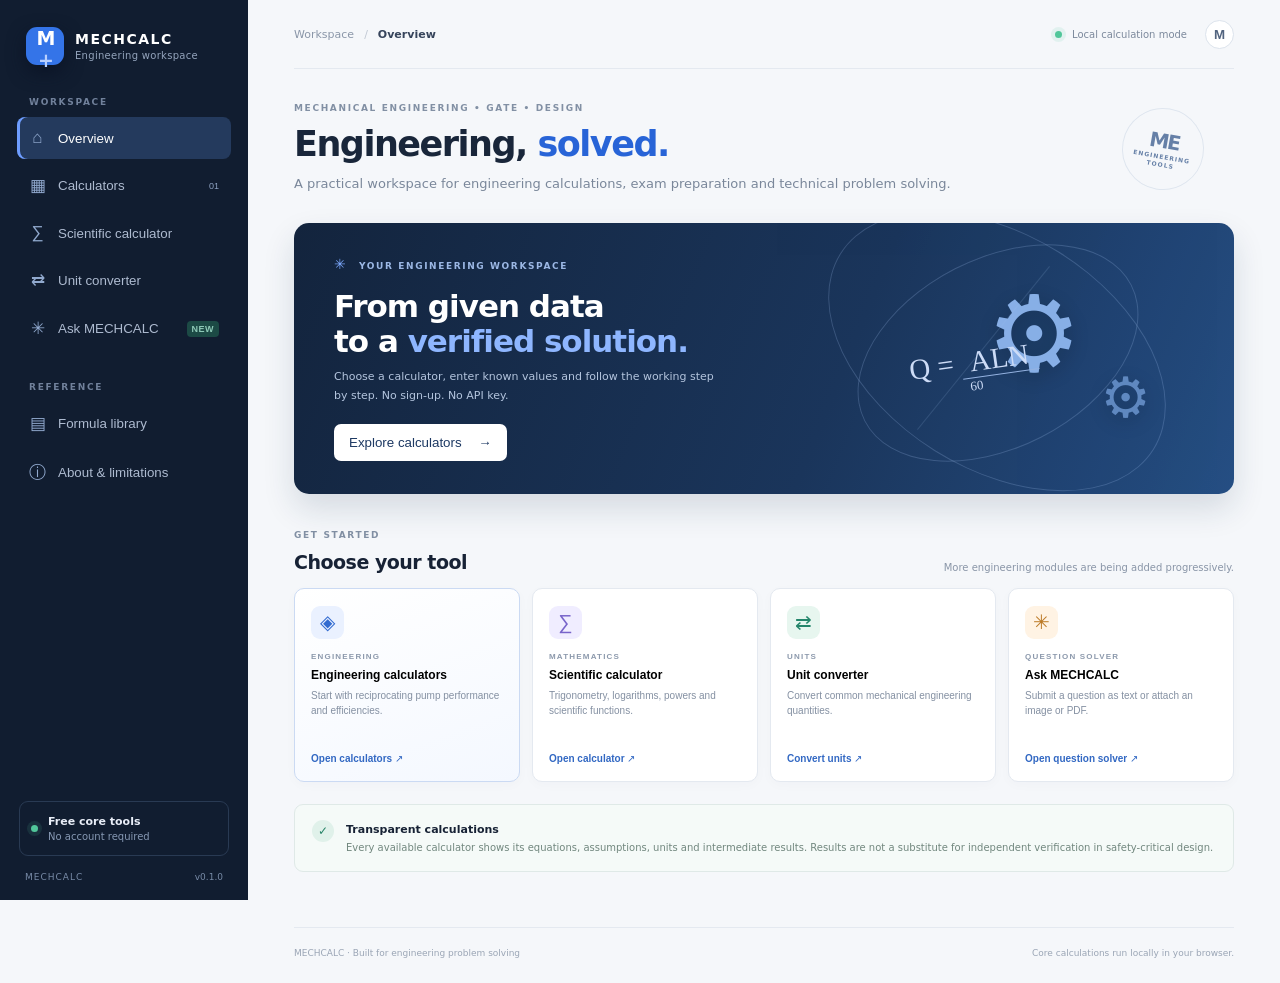
<file: mechcalc/index.html>
<!doctype html>
<html lang="en">
<head>
  <meta charset="utf-8">
  <meta name="viewport" content="width=device-width,initial-scale=1,viewport-fit=cover">
  <meta name="theme-color" content="#101827">
  <meta name="description" content="MECHCALC — comprehensive Mechanical Engineering calculators for BTech and MTech study, design and engineering practice.">
  <title>MECHCALC | Mechanical Engineering Calculator</title>
  <link rel="manifest" href="manifest.webmanifest">
  <link rel="icon" href="icon.svg" type="image/svg+xml">
  <link rel="stylesheet" href="styles.css?v=curriculum-1">
</head>
<body>
  <div class="app-shell">
    <aside class="sidebar" id="sidebar">
      <a class="brand" href="#home" aria-label="MECHCALC home">
        <span class="brand-mark">M<span>+</span></span>
        <span class="brand-copy"><strong>MECHCALC</strong><small>Engineering workspace</small></span>
      </a>
      <div class="sidebar-label">WORKSPACE</div>
      <nav class="main-nav" aria-label="Main navigation">
        <button class="nav-item active" data-view="home"><span class="nav-icon">⌂</span> Overview</button>
        <button class="nav-item" data-view="calculators"><span class="nav-icon">▦</span> Calculators <span class="nav-count">01</span></button>
        <button class="nav-item" data-view="scientific"><span class="nav-icon">∑</span> Scientific calculator</button>
        <button class="nav-item" data-view="converter"><span class="nav-icon">⇄</span> Unit converter</button>
        <button class="nav-item" data-view="ask"><span class="nav-icon">✳</span> Ask MECHCALC <span class="nav-new">NEW</span></button>
      </nav>
      <div class="sidebar-label library-label">REFERENCE</div>
      <nav class="main-nav" aria-label="Reference navigation">
        <button class="nav-item" data-view="formulas"><span class="nav-icon">▤</span> Formula library</button>
        <button class="nav-item" data-view="about"><span class="nav-icon">ⓘ</span> About & limitations</button>
      </nav>
      <div class="sidebar-bottom">
        <div class="free-card"><span class="free-dot"></span><div><strong>Free core tools</strong><small>No account required</small></div></div>
        <div class="sidebar-foot">MECHCALC <span>v0.1.0</span></div>
      </div>
    </aside>

    <main class="main-area">
      <header class="topbar">
        <button class="icon-button menu-toggle" id="menuToggle" aria-label="Open navigation">☰</button>
        <div class="breadcrumb"><span>Workspace</span><b>/</b><strong id="pageCrumb">Overview</strong></div>
        <div class="topbar-right"><span class="status-indicator"></span><span>Local calculation mode</span><button class="topbar-avatar" aria-label="No account required">M</button></div>
      </header>

      <section class="view active" id="view-home">
        <div class="welcome-row">
          <div><div class="eyebrow">MECHANICAL ENGINEERING • GATE • DESIGN</div><h1>Engineering, <span>solved.</span></h1><p class="lead">A practical workspace for engineering calculations, exam preparation and technical problem solving.</p></div>
          <div class="welcome-stamp"><span>ME</span><small>ENGINEERING<br>TOOLS</small></div>
        </div>
        <div class="hero-panel">
          <div class="hero-copy"><div class="hero-kicker"><span class="spark">✳</span> YOUR ENGINEERING WORKSPACE</div><h2>From given data<br>to a <em>verified solution.</em></h2><p>Choose a calculator, enter known values and follow the working step by step. No sign-up. No API key.</p><button class="button button-light" data-go="calculators">Explore calculators <span>→</span></button></div>
          <div class="hero-art" aria-hidden="true"><div class="orbit orbit-one"></div><div class="orbit orbit-two"></div><div class="gear gear-one">⚙</div><div class="gear gear-two">⚙</div><div class="hero-equation">Q = <span>ALN</span><small>60</small></div><div class="hero-axis"></div></div>
        </div>
        <div class="section-heading"><div><div class="eyebrow">GET STARTED</div><h2>Choose your tool</h2></div><span class="section-note">More engineering modules are being added progressively.</span></div>
        <div class="tool-grid">
          <button class="tool-card featured-tool" data-go="calculators"><span class="tool-symbol blue-symbol">◈</span><span class="tool-tag">ENGINEERING</span><strong>Engineering calculators</strong><small>Start with reciprocating pump performance and efficiencies.</small><span class="tool-link">Open calculators ↗</span></button>
          <button class="tool-card" data-go="scientific"><span class="tool-symbol purple-symbol">∑</span><span class="tool-tag">MATHEMATICS</span><strong>Scientific calculator</strong><small>Trigonometry, logarithms, powers and scientific functions.</small><span class="tool-link">Open calculator ↗</span></button>
          <button class="tool-card" data-go="converter"><span class="tool-symbol green-symbol">⇄</span><span class="tool-tag">UNITS</span><strong>Unit converter</strong><small>Convert common mechanical engineering quantities.</small><span class="tool-link">Convert units ↗</span></button>
          <button class="tool-card" data-go="ask"><span class="tool-symbol amber-symbol">✳</span><span class="tool-tag">QUESTION SOLVER</span><strong>Ask MECHCALC</strong><small>Submit a question as text or attach an image or PDF.</small><span class="tool-link">Open question solver ↗</span></button>
        </div>
        <div class="bottom-note"><span class="note-icon">✓</span><div><strong>Transparent calculations</strong><p>Every available calculator shows its equations, assumptions, units and intermediate results. Results are not a substitute for independent verification in safety-critical design.</p></div></div>
      </section>

      <section class="view" id="view-calculators">
        <div class="page-heading"><div class="eyebrow">ENGINEERING TOOLBOX</div><h1>Calculators</h1><p class="lead">Select a calculation to enter known values and generate a worked solution.</p></div>
        <div class="course-topic-browser" aria-label="Course and topic selectors">
          <section class="selector-panel" aria-labelledby="courseSelectorTitle">
            <div class="selector-heading"><div><span class="eyebrow">STEP 1</span><h2 id="courseSelectorTitle">Select course</h2></div><span class="selector-count" id="courseCount">32 courses</span></div>
            <div class="selector-list" id="courseSelector" role="listbox" aria-label="Engineering courses"><button type="button" class="selector-option" role="option" aria-selected="true" data-course="fluid-mechanics"><span class="selector-index">01</span><span class="selector-option-copy"><strong>Fluid Mechanics</strong></span></button><button type="button" class="selector-option" role="option" aria-selected="false" data-course="thermodynamics"><span class="selector-index">02</span><span class="selector-option-copy"><strong>Thermodynamics</strong></span></button><button type="button" class="selector-option" role="option" aria-selected="false" data-course="strength-of-materials"><span class="selector-index">03</span><span class="selector-option-copy"><strong>Strength of Materials</strong></span></button><button type="button" class="selector-option" role="option" aria-selected="false" data-course="theory-of-machines"><span class="selector-index">04</span><span class="selector-option-copy"><strong>Theory of Machines</strong></span></button><button type="button" class="selector-option" role="option" aria-selected="false" data-course="heat-transfer"><span class="selector-index">05</span><span class="selector-option-copy"><strong>Heat Transfer</strong></span></button><button type="button" class="selector-option" role="option" aria-selected="false" data-course="machine-design"><span class="selector-index">06</span><span class="selector-option-copy"><strong>Machine Design</strong></span></button><button type="button" class="selector-option" role="option" aria-selected="false" data-course="manufacturing"><span class="selector-index">07</span><span class="selector-option-copy"><strong>Manufacturing Technology</strong></span></button><button type="button" class="selector-option" role="option" aria-selected="false" data-course="refrigeration-ac"><span class="selector-index">08</span><span class="selector-option-copy"><strong>Refrigeration and Air Conditioning</strong></span></button><button type="button" class="selector-option" role="option" aria-selected="false" data-course="automobile"><span class="selector-index">09</span><span class="selector-option-copy"><strong>Automobile Engineering</strong></span></button><button type="button" class="selector-option" role="option" aria-selected="false" data-course="power-plant"><span class="selector-index">10</span><span class="selector-option-copy"><strong>Power Plant Engineering</strong></span></button><button type="button" class="selector-option" role="option" aria-selected="false" data-course="metrology"><span class="selector-index">11</span><span class="selector-option-copy"><strong>Metrology and Measurements</strong></span></button><button type="button" class="selector-option" role="option" aria-selected="false" data-course="engineering-materials"><span class="selector-index">12</span><span class="selector-option-copy"><strong>Engineering Materials</strong></span></button></div>
          </section>
          <section class="selector-panel" aria-labelledby="topicSelectorTitle">
            <div class="selector-heading"><div><span class="eyebrow">STEP 2</span><h2 id="topicSelectorTitle">Select topic</h2></div><span class="selector-count" id="topicCount">—</span></div>
            <div class="selector-list" id="topicSelector" role="listbox" aria-label="Topics in selected course" aria-live="polite"></div>
          </section>
        </div>
        <div class="topic-status" id="topicStatus" role="status">Select a course to view its topics.</div>
<div class="calculator-workspace" id="generalWorkspace" hidden><div class="workspace-title"><div><div class="eyebrow">COURSE CALCULATOR</div><h2 id="generalTitle">Engineering calculation</h2><p id="generalDescription"></p></div><span class="level-label">WORKED SOLUTION</span></div><div id="generalFields" class="input-grid"></div><div class="form-actions"><button class="button button-primary" id="generalSolve">Calculate result →</button><button class="button button-quiet" id="generalReset">Reset</button></div><div id="generalError" class="result-warning" hidden></div><div id="generalResults" class="solution-steps" hidden></div></div>
        <div class="calculator-workspace" id="pumpWorkspace" hidden>
          <div class="workspace-title"><div><div class="eyebrow">HYDRAULIC MACHINERY</div><h2>Reciprocating pump performance</h2><p>Calculate theoretical discharge, slip, volumetric efficiency and overall efficiency.</p></div><span class="level-label">BASIC · ADVANCED</span></div>
          <div class="mode-row"><label for="pumpMode">Pump configuration</label><select id="pumpMode"><option value="single">Single-acting</option><option value="double">Double-acting (neglecting rod-side details unless supplied)</option></select></div>
          <div class="input-grid">
            <label class="field"><span>Piston diameter <b>D</b></span><div class="input-unit"><input id="pumpD" type="number" min="0" step="any" value="150"><select id="pumpDUnit"><option value="mm">mm</option><option value="m">m</option></select></div></label>
            <label class="field"><span>Stroke length <b>L</b></span><div class="input-unit"><input id="pumpL" type="number" min="0" step="any" value="300"><select id="pumpLUnit"><option value="mm">mm</option><option value="m">m</option></select></div></label>
            <label class="field"><span>Speed <b>N</b></span><div class="input-unit"><input id="pumpN" type="number" min="0" step="any" value="60"><span class="unit-static">rpm</span></div></label>
            <label class="field"><span>Actual discharge <b>Q</b></span><div class="input-unit"><input id="pumpQ" type="number" min="0" step="any" value="4"><select id="pumpQUnit"><option value="ls">L/s</option><option value="m3s">m³/s</option><option value="m3h">m³/h</option></select></div></label>
            <label class="field"><span>Total head <b>H</b></span><div class="input-unit"><input id="pumpH" type="number" min="0" step="any" value="20"><select id="pumpHUnit"><option value="m">m</option><option value="ft">ft</option></select></div></label>
            <label class="field"><span>Shaft input power <b>P<sub>in</sub></b></span><div class="input-unit"><input id="pumpP" type="number" min="0" step="any" value="1.5"><select id="pumpPUnit"><option value="kw">kW</option><option value="w">W</option></select></div></label>
            <label class="field"><span>Fluid density <b>ρ</b></span><div class="input-unit"><input id="pumpRho" type="number" min="0" step="any" value="1000"><span class="unit-static">kg/m³</span></div></label>
            <label class="field"><span>Gravitational acceleration <b>g</b></span><div class="input-unit"><input id="pumpG" type="number" min="0" step="any" value="9.81"><span class="unit-static">m/s²</span></div></label>
            <label class="field rod-field" id="rodField" hidden><span>Piston rod diameter <b>d</b> (optional)</span><div class="input-unit"><input id="pumpRod" type="number" min="0" step="any" value="0"><select id="pumpRodUnit"><option value="mm">mm</option><option value="m">m</option></select></div></label>
          </div>
          <div class="form-actions"><button class="button button-primary" id="solvePump">Calculate performance <span>→</span></button><button class="button button-quiet" id="resetPump">Reset values</button></div>
          <div id="pumpError" class="error-message" role="alert" hidden></div>
          <div id="pumpResults" class="results-panel" hidden aria-live="polite"></div>
        </div>
      </section>

      <section class="view" id="view-scientific">
        <div class="page-heading"><div class="eyebrow">MATHEMATICAL TOOLBOX</div><h1>Scientific calculator</h1><p class="lead">A browser-based calculator for common engineering and mathematical operations.</p></div>
        <div class="scientific-layout">
          <div class="calculator-shell">
            <div class="calc-screen"><div class="calc-mode-row"><span id="angleModeLabel">DEG</span><span>MECHCALC SCIENTIFIC</span></div><div id="calcExpression" class="calc-expression">0</div><div id="calcResult" class="calc-result">0</div></div>
            <div class="calc-toolbar"><button id="angleMode" class="small-toggle">DEG</button><button id="memoryClear" class="small-toggle">MC</button><button id="memoryRecall" class="small-toggle">MR</button><button id="memoryAdd" class="small-toggle">M+</button><button id="calcBack" class="small-toggle">⌫</button></div>
            <div class="keypad" id="keypad">
              <button data-key="(" class="key function-key">(</button><button data-key=")" class="key function-key">)</button><button data-key="pi" class="key function-key">π</button><button data-key="e" class="key function-key">e</button><button data-key="AC" class="key danger-key">AC</button>
              <button data-key="sin(" class="key function-key">sin</button><button data-key="cos(" class="key function-key">cos</button><button data-key="tan(" class="key function-key">tan</button><button data-key="sqrt(" class="key function-key">√</button><button data-key="/" class="key operator-key">÷</button>
              <button data-key="asin(" class="key function-key">sin⁻¹</button><button data-key="acos(" class="key function-key">cos⁻¹</button><button data-key="atan(" class="key function-key">tan⁻¹</button><button data-key="^2" class="key function-key">x²</button><button data-key="*" class="key operator-key">×</button>
              <button data-key="7" class="key">7</button><button data-key="8" class="key">8</button><button data-key="9" class="key">9</button><button data-key="log(" class="key function-key">log</button><button data-key="-" class="key operator-key">−</button>
              <button data-key="4" class="key">4</button><button data-key="5" class="key">5</button><button data-key="6" class="key">6</button><button data-key="ln(" class="key function-key">ln</button><button data-key="+" class="key operator-key">+</button>
              <button data-key="1" class="key">1</button><button data-key="2" class="key">2</button><button data-key="3" class="key">3</button><button data-key="!" class="key function-key">x!</button><button data-key="=" class="key equals-key">=</button>
              <button data-key="0" class="key zero-key">0</button><button data-key="." class="key">.</button><button data-key="ans" class="key function-key">Ans</button><button data-key="^" class="key function-key">xʸ</button><button data-key="%" class="key function-key">%</button>
            </div>
            <p class="calc-hint">Keyboard supported · Use ^ for powers · Trigonometry follows DEG/RAD mode.</p>
          </div>
          <aside class="calculator-help"><div class="eyebrow">SUPPORTED FUNCTIONS</div><h3>Calculation reference</h3><ul><li>Basic arithmetic and brackets</li><li>sin, cos, tan and inverse functions</li><li>Square root and powers</li><li>Logarithm (base 10) and natural log</li><li>Factorial, π, e and percentage</li></ul><div class="mini-callout">This is a general-purpose scientific calculator. It is not a symbolic algebra system.</div></aside>
        </div>
      </section>

      <section class="view" id="view-converter">
        <div class="page-heading"><div class="eyebrow">ENGINEERING UTILITIES</div><h1>Unit converter</h1><p class="lead">Convert common SI and engineering units with the conversion factor shown.</p></div>
        <div class="converter-panel">
          <label class="field category-field"><span>Quantity</span><select id="unitCategory"><option value="length">Length</option><option value="area">Area</option><option value="volume">Volume</option><option value="mass">Mass</option><option value="force">Force</option><option value="pressure">Pressure</option><option value="energy">Energy</option><option value="power">Power</option><option value="speed">Speed</option><option value="flow">Volumetric flow rate</option><option value="temperature">Temperature</option></select></label>
          <div class="conversion-grid">
            <label class="field"><span>From</span><div class="input-unit"><input id="unitValue" type="number" step="any" value="1"><select id="unitFrom"></select></div></label>
            <div class="swap-cell"><button id="swapUnits" class="swap-button" aria-label="Swap units">⇄</button></div>
            <label class="field"><span>To</span><div class="input-unit result-input"><output id="unitOutput">1000</output><select id="unitTo"></select></div></label>
          </div>
          <div class="conversion-foot"><span id="conversionFormula">1 m = 1000 mm</span><button id="copyConversion" class="button button-quiet">Copy result</button></div>
        </div>
        <div class="reference-strip"><strong>Unit discipline</strong><p>Calculators internally convert inputs to SI units before applying engineering equations. Always check the displayed units and assumptions.</p></div>
      </section>

      <section class="view" id="view-ask">
        <div class="page-heading"><div class="eyebrow">AI ENGINEERING SOLVER</div><h1>Ask MECHCALC</h1><p class="lead">Submit an engineering problem as text, an image or a PDF. The free no-key solver handles text and images. Gemini is an optional fallback for PDF questions or when the free service is unavailable.</p></div>
        <div class="ask-layout">
          <div class="ask-main">
            <div class="ai-setup-card">
              <div class="ai-setup-heading"><div><div class="eyebrow">FREE AI • NO KEY REQUIRED</div><h3>Try the free solver</h3></div><span class="ai-provider-mark">AI</span></div>
              <p>MECHCALC first tries OVHcloud's anonymous AI endpoint for text and image questions. It requires no account, API key or model download. Anonymous use is limited to 2 requests per minute per IP address and model; availability may vary.</p>
              <div class="ai-setup-heading" style="margin-top:14px"><div><div class="eyebrow">OPTIONAL FALLBACK</div><h3>Connect Google Gemini</h3></div><span class="ai-provider-mark">G</span></div>
              <p>For PDF questions, or if the free endpoint is unavailable, you can use your own Gemini API key. Your key stays in this page's memory and is sent directly to Google.</p>
              <label class="field"><span>Gemini API key (optional)</span><input id="geminiApiKey" type="password" autocomplete="off" autocapitalize="off" spellcheck="false" placeholder="Paste your Gemini API key"></label>
              <div class="ai-setup-actions"><a class="inline-link" href="https://aistudio.google.com/app/apikey" target="_blank" rel="noopener noreferrer">Get a Gemini API key ↗</a><button id="forgetGeminiKey" class="button button-quiet" type="button">Forget key</button></div>
              <p class="ai-key-note" id="aiKeyStatus" aria-live="polite">No key connected. Free text/image solver will be attempted first.</p>
            </div>
            <label class="field"><span>Paste your question</span><textarea id="questionText" rows="7" placeholder="Enter the complete engineering question, including numerical data and what you need to calculate..."></textarea></label>
            <div class="upload-zone" id="uploadZone"><input id="questionFile" type="file" accept="image/jpeg,image/png,image/webp,application/pdf,.pdf" multiple hidden><div class="upload-icon">↑</div><strong>Drop a question image or PDF here</strong><small>or <button id="chooseQuestionFile" class="inline-link" type="button">browse files</button> · JPEG, PNG, WebP and PDF</small><div id="fileList" class="file-list"></div><small class="ai-upload-limits">Up to 5 files · 10 MB per file · 20 MB total</small></div>
            <div class="form-actions"><button class="button button-primary" id="analyzeQuestion" type="button">Solve question <span>→</span></button><button class="button button-quiet" id="clearQuestion" type="button">Clear</button></div>
            <div id="questionStatus" class="question-status" hidden aria-live="polite"></div>
            <section id="aiAnswerPanel" class="ai-answer-panel" hidden aria-live="polite"><div class="ai-answer-head"><div><div class="eyebrow">GENERATED SOLUTION</div><h3>MECHCALC working</h3></div><button id="copyAiAnswer" class="button button-quiet" type="button">Copy answer</button></div><div id="aiAnswer" class="ai-answer"></div><p class="ai-disclaimer">AI-generated engineering assistance. Verify equations, assumptions, units and numerical results independently before relying on the answer.</p></section>
          </div>
          <aside class="ask-side"><div class="eyebrow">HOW IT WORKS</div><h3>Image and PDF question solving</h3><ol class="ai-steps"><li>Paste a question or attach an image.</li><li>MECHCALC tries the free anonymous AI service first.</li><li>The AI interprets equations, diagrams and given data.</li><li>MECHCALC prepares a topic classification and step-by-step engineering solution.</li><li>For PDFs or free-service outages, optionally connect your own Gemini API key.</li></ol><div class="mini-callout">MECHCALC does not collect payments or provide a shared paid AI account. Your provider account controls free quota, billing and usage limits. A ChatGPT subscription does not include API credits.</div><div class="ai-privacy-note"><strong>Privacy and key handling</strong><p>When Gemini is used, your key is kept in page memory only and is cleared when the page is refreshed or closed. Attachments are sent directly to the selected AI provider; they are not uploaded to a MECHCALC server.</p></div><button class="text-button" data-go="calculators">Open engineering calculators ↗</button></aside>
        </div>
      </section>

      <section class="view" id="view-formulas">
        <div class="page-heading"><div class="eyebrow">ENGINEERING REFERENCE</div><h1>Formula library</h1><p class="lead">A concise reference for the first implemented engineering calculator.</p></div>
        <div class="formula-card"><div class="formula-head"><span>FLUID MECHANICS · RECIPROCATING PUMP</span><span class="formula-level">SI UNITS</span></div><h2>Theoretical discharge</h2><div class="equation">Q<sub>th</sub> = <span>A L N</span><small>60</small></div><p>For a single-acting pump, where A is piston area (m²), L is stroke length (m) and N is speed (rpm).</p><div class="equation secondary-equation">A = πD² / 4</div><hr><h3>Double-acting pump</h3><div class="equation secondary-equation">Q<sub>th</sub> = (2A − a) L N / 60</div><p>Here a is piston-rod cross-sectional area. If rod diameter is not supplied, the simplified approximation 2ALN/60 may be used and must be labelled as such.</p></div>
        <div class="formula-card"><div class="formula-head"><span>PUMP PERFORMANCE</span><span class="formula-level">SI UNITS</span></div><h2>Volumetric efficiency</h2><div class="equation">η<sub>v</sub> = <span>Q<sub>actual</sub></span><small>Q<sub>th</sub></small> × 100%</div><h3>Water power</h3><div class="equation secondary-equation">P<sub>w</sub> = ρ g Q<sub>actual</sub> H</div><h3>Overall efficiency</h3><div class="equation secondary-equation">η<sub>o</sub> = (P<sub>w</sub> / P<sub>in</sub>) × 100%</div><p>Input power must be the shaft power supplied to the pump for this overall-efficiency calculation.</p></div>
      </section>

      <section class="view" id="view-about">
        <div class="page-heading"><div class="eyebrow">PROJECT NOTES</div><h1>About MECHCALC</h1><p class="lead">A free-first, browser-based Mechanical Engineering calculation platform.</p></div>
        <div class="about-grid"><div class="formula-card"><h2>Design principles</h2><ul><li>Transparent equations and unit handling.</li><li>Deterministic calculations rather than AI-generated arithmetic.</li><li>No mandatory account for core tools.</li><li>Progressive coverage of GATE Mechanical Engineering subjects.</li><li>Local-first operation wherever practical.</li></ul></div><div class="formula-card"><h2>Important limitations</h2><ul><li>This is an early release with one engineering calculator.</li><li>Professional design checks, code compliance and safety factors are not yet implemented.</li><li>AI question interpretation and image/PDF extraction are not active yet.</li><li>Validate all results independently before using them in real equipment design or safety-critical work.</li></ul></div></div>
        <div class="bottom-note"><span class="note-icon">i</span><div><strong>Version 0.1.0</strong><p>Initial working foundation. The next development steps are expanding the engineering library, adding automated calculation tests and implementing question recognition.</p></div></div>
      </section>

      <footer class="app-footer"><span>MECHCALC · Built for engineering problem solving</span><span>Core calculations run locally in your browser.</span></footer>
    </main>
  </div>
  <div class="mobile-overlay" id="mobileOverlay"></div>
  <script src="calculations.js"></script>
  <script src="app.js"></script>
  <script src="curriculum.js?v=1"></script>
  <script src="calculator-registry.js?v=1"></script>
  <script src="course-calculators.js?v=batch-1"></script>
<script src="course-browser.js?v=batch-1"></script>
<script src="ai-solver.js?v=free-2"></script>
</body>
</html>
</file>
<file: styles.css>
:root {
  color-scheme: dark;
  --bg: #0f1117;
  --card: #181c27;
  --line: #2f3749;
  --text: #ebeffa;
  --muted: #9eabca;
  --accent: #5c8dff;
}

* {
  box-sizing: border-box;
}

body {
  margin: 0;
  font-family: Inter, system-ui, -apple-system, Segoe UI, Roboto, sans-serif;
  color: var(--text);
  background: radial-gradient(circle at 20% 0%, #182036, #0f1117 40%);
  min-height: 100dvh;
}

.app {
  max-width: 1200px;
  margin: 0 auto;
  padding: 1.25rem;
  display: grid;
  gap: 1rem;
}

header {
  background: color-mix(in oklab, var(--card), black 10%);
  border: 1px solid var(--line);
  border-radius: 1rem;
  padding: 1rem 1.25rem;
}

header h1 {
  margin: 0;
  font-size: 1.4rem;
}

header p {
  margin: 0.35rem 0 0;
  color: var(--muted);
}

.toolbar {
  display: grid;
  grid-template-columns: repeat(auto-fit, minmax(170px, 1fr));
  gap: 0.75rem;
  background: var(--card);
  border: 1px solid var(--line);
  border-radius: 1rem;
  padding: 1rem;
  align-items: end;
}

.group,
.file-input {
  display: grid;
  gap: 0.35rem;
}

label,
.file-input span {
  font-size: 0.9rem;
  color: var(--muted);
}

input[type="file"],
button {
  border-radius: 0.65rem;
  border: 1px solid var(--line);
  color: var(--text);
  background: #131725;
  min-height: 2.4rem;
}

input[type="range"] {
  width: 100%;
}

button {
  cursor: pointer;
  padding: 0.5rem 0.8rem;
  transition: 140ms ease;
}

button:hover {
  border-color: color-mix(in oklab, var(--accent), white 20%);
}

button.active,
button.primary {
  background: color-mix(in oklab, var(--accent), black 15%);
  border-color: color-mix(in oklab, var(--accent), white 18%);
}

button.secondary {
  background: #202637;
}

.effects,
.actions {
  display: grid;
  gap: 0.4rem;
}

.canvas-wrap {
  background: var(--card);
  border: 1px solid var(--line);
  border-radius: 1rem;
  padding: 1rem;
}

canvas {
  width: 100%;
  max-height: min(70vh, 640px);
  object-fit: contain;
  border-radius: 0.8rem;
  border: 1px solid var(--line);
  background: repeating-conic-gradient(from 45deg, #1c2231 0% 25%, #151a27 0% 50%)
    50% / 20px 20px;
}

#status {
  margin: 0.75rem 0 0;
  color: var(--muted);
}
</file>
<file: mechcalc/styles.css>
:root{--ink:#172235;--muted:#758197;--line:#e4e9f0;--paper:#f5f7fa;--white:#fff;--navy:#111d30;--blue:#2864d7;--blue-soft:#edf3ff;--green:#21866b;--shadow:0 12px 36px rgba(20,37,64,.07);font-family:Inter,ui-sans-serif,system-ui,-apple-system,BlinkMacSystemFont,"Segoe UI",sans-serif;color:var(--ink);font-synthesis:none;text-rendering:optimizeLegibility}*{box-sizing:border-box}body{margin:0;background:var(--paper);font-size:14px}.app-shell{min-height:100vh}.sidebar{position:fixed;inset:0 auto 0 0;width:248px;background:var(--navy);color:#e9eef8;padding:27px 17px 18px;display:flex;flex-direction:column;z-index:20}.brand{display:flex;align-items:center;gap:11px;color:white;text-decoration:none;padding:0 9px 32px}.brand-mark{width:38px;height:38px;border-radius:11px;background:#3474e8;display:grid;place-items:center;font-weight:850;font-size:19px;letter-spacing:-2px;box-shadow:0 7px 18px #0b1426}.brand-mark span{color:#b8d0ff}.brand-copy{display:flex;flex-direction:column;gap:3px}.brand-copy strong{font-size:14px;letter-spacing:1.5px}.brand-copy small{font-size:10px;color:#94a4bc;letter-spacing:.3px}.sidebar-label{font-size:9px;letter-spacing:1.7px;color:#71819b;font-weight:800;padding:0 12px 10px}.main-nav{display:grid;gap:5px}.nav-item{width:100%;border:0;background:transparent;color:#aebbd0;text-align:left;padding:11px 12px;border-radius:8px;display:flex;align-items:center;gap:12px;font:600 12px inherit;cursor:pointer;transition:.18s}.nav-item:hover{background:#1c2b43;color:white}.nav-item.active{background:#243a5d;color:white;box-shadow:inset 3px 0 #6e9dff}.nav-icon{width:17px;text-align:center;font-size:17px;color:#91a9ce}.nav-count,.nav-new{margin-left:auto;font-size:9px;color:#8fa3c3}.nav-new{color:#8ec9b7;background:#1c4a45;padding:3px 5px;border-radius:4px;font-weight:800;letter-spacing:.5px}.library-label{margin-top:32px}.sidebar-bottom{margin-top:auto}.free-card{display:flex;align-items:center;gap:10px;padding:13px 11px;border:1px solid #293a53;border-radius:9px;margin:0 2px 16px}.free-dot,.status-indicator{width:7px;height:7px;border-radius:50%;background:#51c69a;box-shadow:0 0 0 4px rgba(81,198,154,.12)}.free-card div{display:flex;flex-direction:column;gap:3px}.free-card strong{font-size:11px}.free-card small{font-size:10px;color:#8799b4}.sidebar-foot{display:flex;justify-content:space-between;padding:0 8px;color:#788ba7;font-size:9px;letter-spacing:1px}.sidebar-foot span{letter-spacing:0}.main-area{margin-left:248px;min-height:100vh;padding:0 46px;max-width:1700px}.topbar{height:69px;display:flex;align-items:center;justify-content:space-between;border-bottom:1px solid var(--line);margin-bottom:34px}.breadcrumb{display:flex;align-items:center;gap:10px;color:#8a96a8;font-size:11px}.breadcrumb b{color:#c0c8d3;font-weight:400}.breadcrumb strong{color:#36445b;font-weight:700}.topbar-right{display:flex;align-items:center;gap:10px;color:#7c899c;font-size:10px}.topbar-avatar{border:1px solid #dce3ec;background:#fff;color:#52647f;border-radius:50%;width:29px;height:29px;font-weight:800;margin-left:8px}.menu-toggle{display:none}.view{display:none;max-width:1160px;margin:0 auto 55px}.view.active{display:block}.welcome-row{display:flex;justify-content:space-between;align-items:center;margin:7px 0 27px}.eyebrow{font-size:9px;font-weight:850;letter-spacing:1.65px;color:#8290a4;margin-bottom:11px}.welcome-row h1,.page-heading h1{font-size:35px;letter-spacing:-1.5px;margin:0;font-weight:780;color:#19263a}.welcome-row h1 span{color:var(--blue)}.lead{font-size:13px;line-height:1.75;color:#7a879a;max-width:680px;margin:9px 0 0}.welcome-stamp{width:82px;height:82px;border:1px solid #dfe6ef;border-radius:50%;display:flex;flex-direction:column;align-items:center;justify-content:center;color:#6680a7;transform:rotate(10deg);margin-right:30px}.welcome-stamp span{font-size:20px;font-weight:900;letter-spacing:-2px}.welcome-stamp small{font-size:6px;line-height:1.4;text-align:center;letter-spacing:1px;font-weight:800}.hero-panel{min-height:258px;background:linear-gradient(112deg,#13243d 0%,#1a355b 58%,#254e83 100%);border-radius:15px;overflow:hidden;position:relative;color:white;display:flex;align-items:center;padding:33px 40px;box-shadow:0 15px 32px rgba(23,47,81,.14)}.hero-copy{position:relative;z-index:2}.hero-kicker{font-size:9px;letter-spacing:1.6px;color:#9cb8e5;font-weight:800}.spark{color:#7eaaff;font-size:14px;margin-right:7px}.hero-panel h2{font-size:31px;line-height:1.14;letter-spacing:-1px;margin:17px 0 9px}.hero-panel h2 em{font-style:normal;color:#8eb6ff}.hero-panel p{font-size:11px;line-height:1.65;color:#b4c5de;max-width:390px;margin:0 0 19px}.button{border:0;border-radius:7px;padding:11px 15px;font:700 11px inherit;cursor:pointer;transition:transform .15s,background .15s}.button:hover{transform:translateY(-1px)}.button-light{background:#fff;color:#1d3963}.button-light span{padding-left:13px}.hero-art{position:absolute;right:6%;top:0;width:42%;height:100%;opacity:.95}.orbit{position:absolute;border:1px solid rgba(169,198,242,.24);border-radius:50%;transform:rotate(-27deg)}.orbit-one{width:300px;height:190px;top:35px;right:30px}.orbit-two{width:370px;height:235px;top:11px;right:-4px;transform:rotate(32deg)}.gear{position:absolute;color:#8eb6ee;text-shadow:0 5px 20px rgba(0,0,0,.2)}.gear-one{font-size:106px;right:96px;top:50px}.gear-two{font-size:56px;right:27px;top:142px;color:#648dc5}.hero-equation{position:absolute;right:35%;top:45%;font-family:Georgia,serif;font-size:29px;color:#d7e5ff;transform:rotate(-8deg)}.hero-equation span{border-bottom:1px solid #9bb9e8;padding:0 9px}.hero-equation small{font-size:13px;display:block;text-align:center}.hero-axis{position:absolute;width:1px;height:210px;background:rgba(168,199,241,.16);right:49%;top:20px;transform:rotate(39deg)}.section-heading{display:flex;align-items:end;justify-content:space-between;margin:36px 0 15px}.section-heading h2{font-size:19px;letter-spacing:-.5px;margin:0}.section-note{font-size:10px;color:#8995a7}.tool-grid{display:grid;grid-template-columns:repeat(4,minmax(0,1fr));gap:12px}.tool-card{min-height:194px;text-align:left;border:1px solid var(--line);background:white;border-radius:10px;padding:17px 16px;display:flex;flex-direction:column;align-items:flex-start;cursor:pointer;box-shadow:0 3px 12px rgba(26,43,68,.025);transition:.18s}.tool-card:hover{border-color:#b7caea;box-shadow:var(--shadow);transform:translateY(-2px)}.featured-tool{border-color:#cbdaf3;background:linear-gradient(160deg,#fff,#f4f8ff)}.tool-symbol{width:33px;height:33px;display:grid;place-items:center;border-radius:9px;font-size:20px;margin-bottom:13px}.blue-symbol{background:#eaf1ff;color:#326bd0}.purple-symbol{background:#f0edff;color:#7864ca}.green-symbol{background:#e7f6ef;color:#23856a}.amber-symbol{background:#fff3e4;color:#bc7a26}.tool-tag{font-size:8px;letter-spacing:1.2px;color:#8c99ac;font-weight:850}.tool-card strong{font-size:12px;margin:7px 0 6px}.tool-card small{font-size:10px;color:#8490a2;line-height:1.5}.tool-link{font-size:10px;font-weight:800;color:#3268c3;margin-top:auto;padding-top:13px}.bottom-note{display:flex;align-items:flex-start;gap:12px;border:1px solid #dfe9e7;background:#f5faf8;padding:15px 17px;border-radius:9px;margin-top:22px}.note-icon{width:22px;height:22px;display:grid;place-items:center;background:#e0f1ea;color:#278367;border-radius:50%;font-size:12px;flex-shrink:0}.bottom-note strong{font-size:11px}.bottom-note p{font-size:10px;color:#71877e;line-height:1.6;margin:4px 0 0}.page-heading{margin:8px 0 25px}.page-heading h1{font-size:31px}.filter-row{display:flex;align-items:center;gap:8px;margin-bottom:17px;flex-wrap:wrap}.filter-chip{font-size:10px;padding:7px 11px;border:1px solid #e0e6ef;background:white;border-radius:20px;color:#758299}.filter-chip.selected{background:#eaf1ff;border-color:#d6e3fb;color:#3266bd;font-weight:800}.coming-label{font-size:9px;color:#9aa5b4;margin-left:auto}.calculator-layout{display:grid;grid-template-columns:repeat(2,minmax(0,1fr));gap:10px;margin-bottom:19px}.calc-list-card,.planned-card{display:flex;align-items:center;gap:13px;border:1px solid #d9e3f2;background:white;border-radius:10px;padding:14px;text-align:left}.calc-list-card{cursor:pointer}.calc-list-card.selected{border-color:#9fbbe8;box-shadow:0 4px 14px rgba(42,95,171,.07)}.calc-card-icon{width:36px;height:36px;display:grid;place-items:center;border-radius:9px;background:#edf3ff;color:#326ed0;font-size:21px}.calc-list-card span:nth-child(2),.planned-card div{display:flex;flex-direction:column;gap:4px;min-width:0}.calc-list-card small{font-size:8px;letter-spacing:.8px;color:#8b99ad}.calc-list-card strong,.planned-card strong{font-size:11px}.calc-list-card em{font-style:normal;font-size:9px;color:#8995a7}.calc-arrow{margin-left:auto;color:#507bc0}.planned-card{opacity:.65}.planned-card>span{width:35px;height:35px;display:grid;place-items:center;border:1px dashed #c5cfdd;border-radius:9px;color:#8b9bb0}.planned-card small{font-size:9px;color:#929eae}.calculator-workspace,.converter-panel,.formula-card,.calculator-shell,.calculator-help,.ask-main,.ask-side{background:white;border:1px solid var(--line);border-radius:12px;box-shadow:0 4px 18px rgba(25,44,72,.025)}.calculator-workspace{padding:23px}.workspace-title{display:flex;justify-content:space-between;align-items:flex-start;gap:15px;margin-bottom:21px}.workspace-title h2{font-size:18px;letter-spacing:-.5px;margin:0}.workspace-title p{font-size:10px;color:#8692a4;margin:6px 0 0}.level-label,.formula-level{font-size:8px;letter-spacing:1px;font-weight:850;color:#4375bd;background:#eef4ff;padding:6px 8px;border-radius:5px;white-space:nowrap}.mode-row{display:flex;align-items:center;gap:12px;margin-bottom:15px}.mode-row label{font-size:10px;font-weight:750}.mode-row select,.field select{border:1px solid #dfe5ed;border-radius:6px;background:#fff;color:#48566d;padding:8px 10px;font:500 10px inherit;outline:none}.input-grid{display:grid;grid-template-columns:repeat(3,minmax(0,1fr));gap:13px}.field{display:flex;flex-direction:column;gap:7px;min-width:0}.field>span{font-size:10px;color:#56647a;font-weight:700}.field>span b{color:#8a96a7;font-weight:600;margin-left:3px}.input-unit{display:flex;align-items:center;border:1px solid #dfe5ed;border-radius:7px;overflow:hidden;min-width:0;background:#fff}.input-unit:focus-within{border-color:#8eafe6;box-shadow:0 0 0 3px #eaf1ff}.input-unit input,.input-unit output{width:100%;min-width:0;border:0;outline:0;padding:10px 11px;font:600 11px inherit;color:#27364d;background:transparent}.input-unit select{border:0;border-left:1px solid #e6eaf0;border-radius:0;background:#f9fafc;max-width:104px;padding:10px 7px}.unit-static{white-space:nowrap;padding:0 10px;color:#8490a1;font-size:9px}.rod-field[hidden]{display:none}.form-actions{display:flex;gap:9px;align-items:center;margin-top:20px;flex-wrap:wrap}.button-primary{background:#2864d7;color:white;box-shadow:0 5px 12px rgba(40,100,215,.16)}.button-primary:hover{background:#1f55bc}.button-quiet{background:#f1f4f8;color:#617087}.error-message{padding:11px 13px;background:#fff3f1;border:1px solid #f3d1cb;border-radius:7px;color:#a34235;font-size:10px;margin-top:14px}.results-panel{margin-top:23px;border-top:1px solid var(--line);padding-top:20px}.results-title{display:flex;align-items:center;justify-content:space-between;margin-bottom:13px}.results-title h3{font-size:15px;margin:0}.result-grid{display:grid;grid-template-columns:repeat(4,minmax(0,1fr));gap:9px}.result-metric{background:#f6f8fb;border:1px solid #e9edf3;padding:12px;border-radius:8px}.result-metric small{display:block;color:#8190a5;font-size:8px;line-height:1.4;min-height:22px}.result-metric strong{font-size:17px;display:block;margin-top:5px;color:#20324e;letter-spacing:-.5px}.result-metric em{font-size:9px;color:#8794a6;font-style:normal}.solution-steps{margin-top:18px}.solution-steps h4{font-size:11px;margin:0 0 11px}.step{display:grid;grid-template-columns:25px 1fr;gap:10px;padding:10px 0;border-top:1px solid #edf0f4}.step-num{width:22px;height:22px;border-radius:50%;display:grid;place-items:center;background:#edf3ff;color:#356cc4;font-size:9px;font-weight:800}.step strong{font-size:10px}.step p{font-size:10px;color:#728096;line-height:1.6;margin:4px 0 0}.step code{display:block;background:#f5f7fa;padding:7px 9px;border-radius:5px;margin-top:6px;color:#314764;font:10px ui-monospace,monospace;white-space:normal}.result-warning{background:#fff8e9;border:1px solid #f1dfb5;color:#8b6926;padding:10px 12px;border-radius:7px;font-size:10px;margin-top:12px}.result-ok{background:#edf8f3;border:1px solid #d1ecdf;color:#267255;padding:10px 12px;border-radius:7px;font-size:10px;margin-top:12px}.scientific-layout{display:grid;grid-template-columns:minmax(0,440px) minmax(220px,1fr);gap:18px;align-items:start}.calculator-shell{padding:17px;background:#fff}.calc-screen{background:#111d30;border-radius:9px;padding:16px 17px 13px;color:white;min-height:116px;display:flex;flex-direction:column;align-items:flex-end}.calc-mode-row{width:100%;display:flex;justify-content:space-between;color:#8298b7;font-size:8px;letter-spacing:1.2px}.calc-expression{font:12px ui-monospace,monospace;color:#a8bad3;min-height:24px;margin-top:14px;max-width:100%;overflow-x:auto;white-space:nowrap}.calc-result{font:27px ui-monospace,monospace;font-weight:650;max-width:100%;overflow-x:auto;white-space:nowrap}.calc-toolbar{display:flex;gap:6px;padding:11px 0}.small-toggle{border:1px solid #e3e8ef;background:#f8fafc;border-radius:5px;padding:6px 10px;color:#65748c;font-size:9px;font-weight:800;cursor:pointer}.keypad{display:grid;grid-template-columns:repeat(5,1fr);gap:7px}.key{min-height:43px;border:1px solid #e5eaf1;background:#fbfcfe;border-radius:6px;color:#27364d;font-size:13px;font-weight:700;cursor:pointer}.key:hover{background:#edf3ff;border-color:#c8d9f5}.function-key{background:#f2f5fa;color:#526987;font-size:11px}.operator-key{background:#eaf1ff;color:#3266c3;font-size:17px}.danger-key{background:#fff0ee;color:#b45247}.equals-key{background:#2864d7;color:white;border-color:#2864d7}.zero-key{grid-column:span 1}.calc-hint{font-size:9px;color:#8a96a7;line-height:1.5;margin:12px 1px 0}.calculator-help{padding:21px}.calculator-help h3,.ask-side h3{font-size:15px;margin:0 0 13px}.calculator-help ul,.formula-card ul{padding-left:17px;margin:0;color:#738198;font-size:10px;line-height:2.1}.mini-callout{background:#f2f6fc;border-left:3px solid #7b9fd8;padding:10px 11px;color:#718098;font-size:9px;line-height:1.6;margin-top:17px}.converter-panel{padding:25px;max-width:820px}.category-field{max-width:260px;margin-bottom:23px}.conversion-grid{display:grid;grid-template-columns:1fr 48px 1fr;gap:14px;align-items:end}.conversion-grid .field>span{margin-bottom:1px}.conversion-grid .input-unit input,.conversion-grid .input-unit output{font-size:17px;padding:15px}.conversion-grid .input-unit select{max-width:125px;font-size:10px}.result-input{background:#f6f9ff}.result-input output{color:#245fca}.swap-cell{display:flex;justify-content:center;padding-bottom:8px}.swap-button{width:37px;height:37px;border:1px solid #dce5f1;background:#f1f5fb;color:#5276a8;border-radius:50%;font-size:19px;cursor:pointer}.conversion-foot{display:flex;justify-content:space-between;align-items:center;border-top:1px solid #edf0f4;margin-top:22px;padding-top:16px;color:#71819a;font:10px ui-monospace,monospace;gap:12px}.reference-strip{max-width:820px;margin-top:14px;padding:14px 16px;border:1px solid #e2e9f2;background:#f8fafc;border-radius:8px}.reference-strip strong{font-size:10px}.reference-strip p{font-size:10px;color:#7e8a9d;line-height:1.6;margin:5px 0 0}.ask-layout{display:grid;grid-template-columns:minmax(0,1.5fr) minmax(230px,.8fr);gap:16px;align-items:start}.ask-main,.ask-side{padding:20px}.ask-main textarea{width:100%;resize:vertical;border:1px solid #dfe5ed;border-radius:7px;padding:12px;font:11px/1.7 inherit;color:#27364d;outline:0}.ask-main textarea:focus{border-color:#8eafe6;box-shadow:0 0 0 3px #eaf1ff}.upload-zone{border:1px dashed #c7d4e5;background:#f9fbfe;border-radius:9px;min-height:145px;margin-top:15px;display:flex;flex-direction:column;align-items:center;justify-content:center;gap:7px;color:#51627b;transition:.15s}.upload-zone.dragover{background:#edf4ff;border-color:#6c97dc}.upload-icon{width:31px;height:31px;border-radius:9px;background:#e9f0fc;color:#4677c6;display:grid;place-items:center;font-size:19px}.upload-zone strong{font-size:11px}.upload-zone small{font-size:9px;color:#8996a8}.inline-link{border:0;background:none;color:#3169c5;font:inherit;text-decoration:underline;cursor:pointer}.file-list{display:flex;gap:6px;flex-wrap:wrap;justify-content:center;padding:0 12px 9px}.file-chip{font-size:9px;padding:5px 7px;border:1px solid #dce5f1;background:white;border-radius:5px;color:#65758d}.ask-side{background:#f9fbfe}.ask-side p{font-size:10px;line-height:1.7;color:#7c899c}.text-button{border:0;background:none;color:#3269c5;font-size:10px;font-weight:800;padding:0;margin-top:16px;cursor:pointer}.question-status{margin-top:14px;padding:12px;background:#f4f7fb;border:1px solid #e1e8f1;border-radius:7px;color:#66758c;font-size:10px;line-height:1.7}.formula-card{padding:22px;margin-bottom:13px;max-width:850px}.formula-head{display:flex;justify-content:space-between;align-items:center;color:#8391a5;font-size:8px;letter-spacing:1.2px;font-weight:850}.formula-card h2{font-size:16px;margin:16px 0 12px}.formula-card h3{font-size:12px;margin:17px 0 9px}.formula-card p{font-size:10px;color:#79869a;line-height:1.7}.formula-card hr{border:0;border-top:1px solid #edf0f4;margin:18px 0}.equation{display:inline-flex;align-items:center;gap:8px;padding:14px 20px;background:#f4f7fc;border:1px solid #e5ebf4;border-radius:8px;font:20px Georgia,serif;color:#263e61}.equation span{border-bottom:1px solid #6784b1;padding:0 8px 4px}.equation small{font-size:12px;align-self:flex-end}.secondary-equation{font-size:16px}.about-grid{display:grid;grid-template-columns:1fr 1fr;gap:13px}.about-grid .formula-card{height:100%}.app-footer{display:flex;justify-content:space-between;gap:15px;padding:20px 0 25px;border-top:1px solid var(--line);font-size:9px;color:#9aa5b5;margin-top:35px}.mobile-overlay{display:none}
@media(max-width:1180px){.main-area{padding:0 28px}.tool-grid{grid-template-columns:repeat(2,minmax(0,1fr))}.input-grid{grid-template-columns:repeat(2,minmax(0,1fr))}.result-grid{grid-template-columns:repeat(2,minmax(0,1fr))}.hero-art{right:0;width:38%}}
@media(max-width:760px){.sidebar{transform:translateX(-100%);transition:transform .22s ease;width:265px;box-shadow:10px 0 30px rgba(9,20,38,.18)}.sidebar.open{transform:translateX(0)}.mobile-overlay.show{display:block;position:fixed;inset:0;background:rgba(10,19,32,.42);z-index:15}.main-area{margin-left:0;padding:0 17px}.topbar{height:58px;margin-bottom:25px}.menu-toggle{display:block;border:1px solid #e0e6ee;background:white;border-radius:6px;padding:6px 9px;color:#4e617d}.breadcrumb{margin-right:auto;margin-left:12px}.topbar-right{font-size:0;gap:7px}.topbar-avatar{font-size:11px}.welcome-row{margin-top:3px}.welcome-row h1{font-size:30px}.welcome-stamp{width:60px;height:60px;margin-right:0}.welcome-stamp span{font-size:16px}.hero-panel{padding:27px 23px;min-height:255px}.hero-panel h2{font-size:27px}.hero-panel p{max-width:280px}.hero-art{opacity:.35;right:-20%;width:65%}.section-heading{align-items:flex-start;gap:10px;flex-direction:column}.section-note{line-height:1.5}.tool-grid{gap:9px}.tool-card{padding:13px;min-height:180px}.tool-card strong{font-size:11px}.tool-card small{font-size:9px}.page-heading h1{font-size:28px}.calculator-layout{grid-template-columns:1fr}.calculator-workspace{padding:17px}.workspace-title{flex-direction:column}.input-grid{grid-template-columns:repeat(2,minmax(0,1fr));gap:11px}.input-unit input{padding:10px 8px}.input-unit select{max-width:78px;padding:10px 5px}.result-grid{grid-template-columns:repeat(2,minmax(0,1fr))}.scientific-layout,.ask-layout,.about-grid{grid-template-columns:1fr}.calculator-help{order:2}.converter-panel{padding:17px}.conversion-grid{grid-template-columns:1fr 36px 1fr;gap:7px}.conversion-grid .input-unit{flex-direction:column;align-items:stretch}.conversion-grid .input-unit select{max-width:none;border-left:0;border-top:1px solid #e6eaf0}.conversion-grid .input-unit input,.conversion-grid .input-unit output{font-size:14px;padding:12px 8px}.conversion-foot{align-items:flex-start;flex-direction:column}.ask-main,.ask-side{padding:16px}.app-footer{flex-direction:column;line-height:1.5}.welcome-stamp{display:none}}
@media(max-width:390px){.main-area{padding:0 12px}.tool-grid{grid-template-columns:1fr 1fr}.tool-card{min-height:190px}.input-grid{grid-template-columns:1fr}.conversion-grid{grid-template-columns:1fr}.swap-cell{padding:0}.swap-button{transform:rotate(90deg)}.conversion-grid .input-unit{flex-direction:row}.conversion-grid .input-unit select{max-width:100px;border-left:1px solid #e6eaf0;border-top:0}.result-grid{grid-template-columns:1fr 1fr}.hero-panel{padding:24px 18px}.hero-panel h2{font-size:24px}}

/* Course/topic selector — isolated styles; original calculator styles remain unchanged. */
.course-topic-browser{display:grid;grid-template-columns:minmax(0,1fr) minmax(0,1fr);gap:14px;margin:0 0 19px;align-items:stretch}
.selector-panel{min-width:0;background:#fff;border:1px solid var(--line);border-radius:11px;padding:14px;box-shadow:0 4px 18px rgba(25,44,72,.025)}
.selector-heading{display:flex;align-items:center;justify-content:space-between;gap:8px;margin-bottom:10px}
.selector-heading .eyebrow{margin:0 0 5px;font-size:8px}
.selector-heading h2{font-size:14px;letter-spacing:-.2px;margin:0}
.selector-count{font-size:9px;color:#8995a7;white-space:nowrap}
.selector-list{height:276px;overflow-y:auto;overscroll-behavior:contain;scrollbar-gutter:stable;border-top:1px solid #edf0f4;padding-top:7px}
.selector-option{display:flex;width:100%;align-items:flex-start;gap:8px;text-align:left;border:1px solid transparent;background:#fff;color:#536178;border-radius:7px;padding:9px 8px;margin:0 0 4px;font:600 10px/1.4 inherit;cursor:pointer}
.selector-option:hover{background:#f6f8fc;border-color:#e6ebf3}
.selector-option[aria-selected="true"]{background:#edf3ff;border-color:#cbdaf3;color:#285eae}
.selector-option:focus-visible{outline:2px solid #6d98df;outline-offset:1px}
.selector-option .selector-index{flex:0 0 19px;width:19px;height:19px;border-radius:5px;background:#f0f3f7;color:#8592a5;display:grid;place-items:center;font-size:8px}
.selector-option[aria-selected="true"] .selector-index{background:#dce9ff;color:#2f67bd}
.selector-option .selector-option-copy{min-width:0;display:flex;flex-direction:column;gap:3px}
.selector-option strong{font-size:10px;font-weight:750;overflow-wrap:anywhere}
.selector-option small{font-size:8px;color:#8b97a8;font-weight:500}
.selector-option .topic-state{margin-left:auto;flex:0 0 auto;font-size:7px;letter-spacing:.4px;font-weight:850;color:#9a7a43;background:#fff6e7;border-radius:4px;padding:3px 4px}
.selector-option .topic-state.available{color:#28745d;background:#eaf6f0}
.topic-status{margin:0 0 18px;padding:14px 16px;background:#fff9ed;border:1px solid #f0e1bf;border-radius:9px;color:#79623a;font-size:10px;line-height:1.65}
.topic-status strong{display:block;color:#5f4b28;font-size:11px;margin-bottom:4px}
.calculator-workspace[hidden],.topic-status[hidden]{display:none!important}
@media(max-width:760px){.course-topic-browser{grid-template-columns:minmax(0,1fr) minmax(0,1fr);gap:8px}.selector-panel{padding:10px 8px}.selector-heading{align-items:flex-start;flex-direction:column;gap:4px}.selector-heading h2{font-size:12px}.selector-count{font-size:8px}.selector-list{height:260px}.selector-option{padding:8px 5px;gap:5px}.selector-option .selector-index{flex-basis:16px;width:16px;height:16px;font-size:7px}.selector-option strong{font-size:9px}.selector-option small{font-size:7px}.selector-option .topic-state{font-size:6px;padding:2px 3px}}
@media(max-width:390px){.course-topic-browser{gap:6px}.selector-panel{padding:9px 6px}.selector-list{height:250px}.selector-option{padding:7px 4px}}

.selector-group-label{padding:10px 7px 5px;color:#8995a7;font-size:8px;font-weight:850;letter-spacing:.8px;text-transform:uppercase;border-bottom:1px solid #edf0f4;margin:2px 0 5px}

/* Ask MECHCALC BYOK AI solver */
.ai-setup-card,.ai-answer-panel{background:var(--panel,#fff);border:1px solid var(--line);border-radius:10px;padding:17px;margin-bottom:16px}
.ai-setup-heading,.ai-answer-head{display:flex;align-items:center;justify-content:space-between;gap:12px}
.ai-setup-heading h3,.ai-answer-head h3{font-size:15px;margin:4px 0 10px}
.ai-setup-card>p,.ai-privacy-note p{font-size:10px;line-height:1.65;color:var(--muted,#78859a)}
.ai-provider-mark{width:34px;height:34px;border-radius:9px;display:grid;place-items:center;background:#edf3ff;color:#3d70bd;font-weight:850}
.ai-setup-actions{display:flex;align-items:center;justify-content:space-between;gap:10px;margin-top:10px}
.ai-key-note{margin:9px 0 0!important;font-size:9px!important}
.ai-upload-limits{display:block;margin-top:9px;color:#8b97a8;font-size:9px}
.question-status.error{border-color:#e5b7b7;background:#fff4f3;color:#a23f3f}
.ai-answer-panel{margin-top:17px}
.ai-answer{white-space:normal;overflow-wrap:anywhere;font:12px/1.75 inherit;color:var(--text,#263449);margin:12px 0;max-height:none}.ai-answer h1,.ai-answer h2,.ai-answer h3,.ai-answer h4{color:#20324e;line-height:1.35;margin:18px 0 8px}.ai-answer h1{font-size:18px}.ai-answer h2{font-size:16px}.ai-answer h3{font-size:14px}.ai-answer p{margin:8px 0}.ai-answer ul,.ai-answer ol{padding-left:22px;margin:7px 0}.ai-answer li{padding:2px 0}.ai-answer hr{border:0;border-top:1px solid var(--line);margin:15px 0}.ai-answer pre{white-space:pre-wrap;overflow-wrap:anywhere;background:#f4f6fa;padding:11px;border-radius:7px}.ai-answer code{font:11px ui-monospace,monospace;background:#f1f4f8;padding:2px 4px;border-radius:4px}.ai-answer .ai-math{font-family:ui-monospace,monospace;color:#284a78}
.ai-disclaimer{font-size:9px;line-height:1.6;color:#8b6b36;border-top:1px solid var(--line);padding-top:10px}
.ai-steps{padding-left:19px;color:var(--muted,#78859a);font-size:10px;line-height:1.8}
.ai-steps li{padding:3px 0 7px}
.ai-privacy-note{padding:12px;margin:14px 0;background:var(--soft,#f4f6fa);border-radius:8px}
.ai-privacy-note strong{font-size:10px}
.ai-privacy-note p{margin:5px 0 0}
.ai-setup-card input{width:100%;margin-top:6px}
@media(max-width:760px){.ai-setup-card,.ai-answer-panel{padding:14px}.ai-setup-actions{align-items:flex-start}.ai-answer-head{align-items:flex-start}}

/* Free anonymous AI provider information */
.ai-setup-card .ai-setup-heading h3{margin-bottom:5px}
.ai-setup-card .ai-setup-heading+.ai-setup-heading{padding-top:12px;border-top:1px solid var(--line)}
.ai-setup-card>p{margin:7px 0 10px}
</file>
